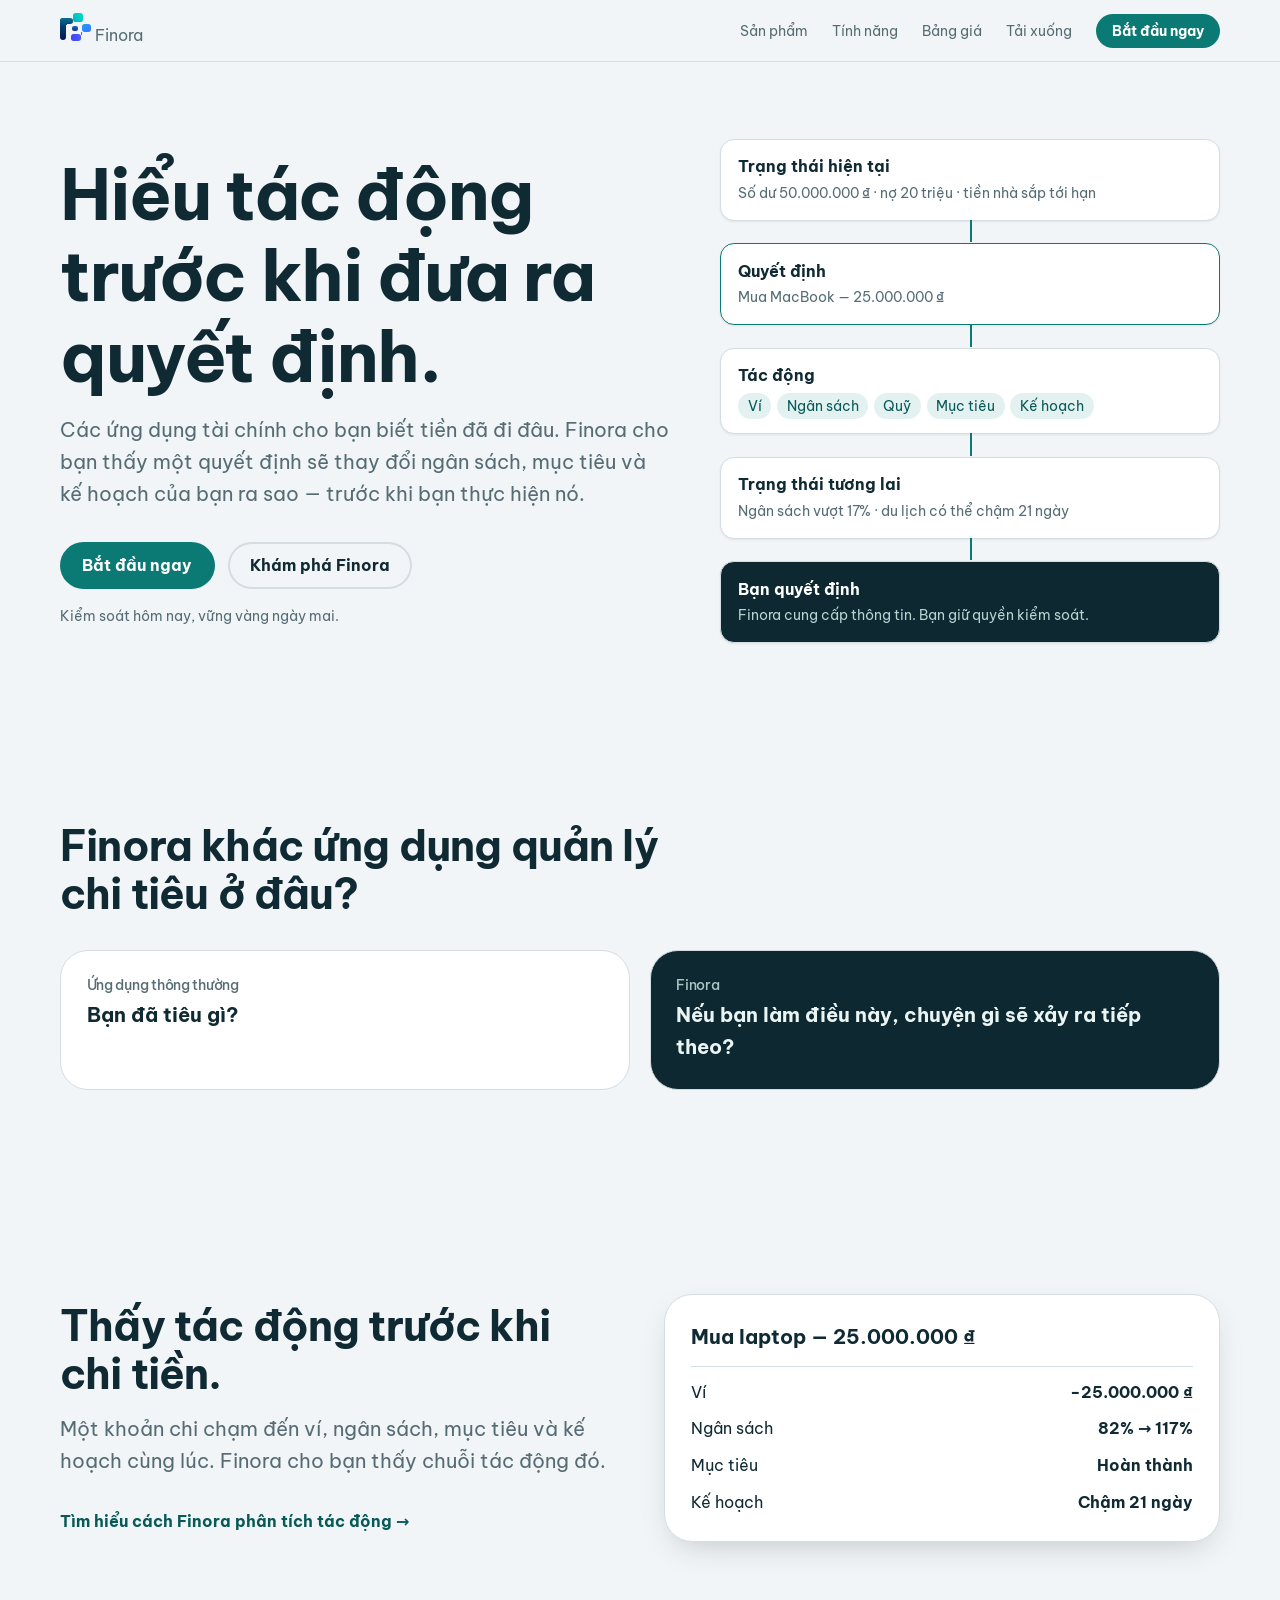
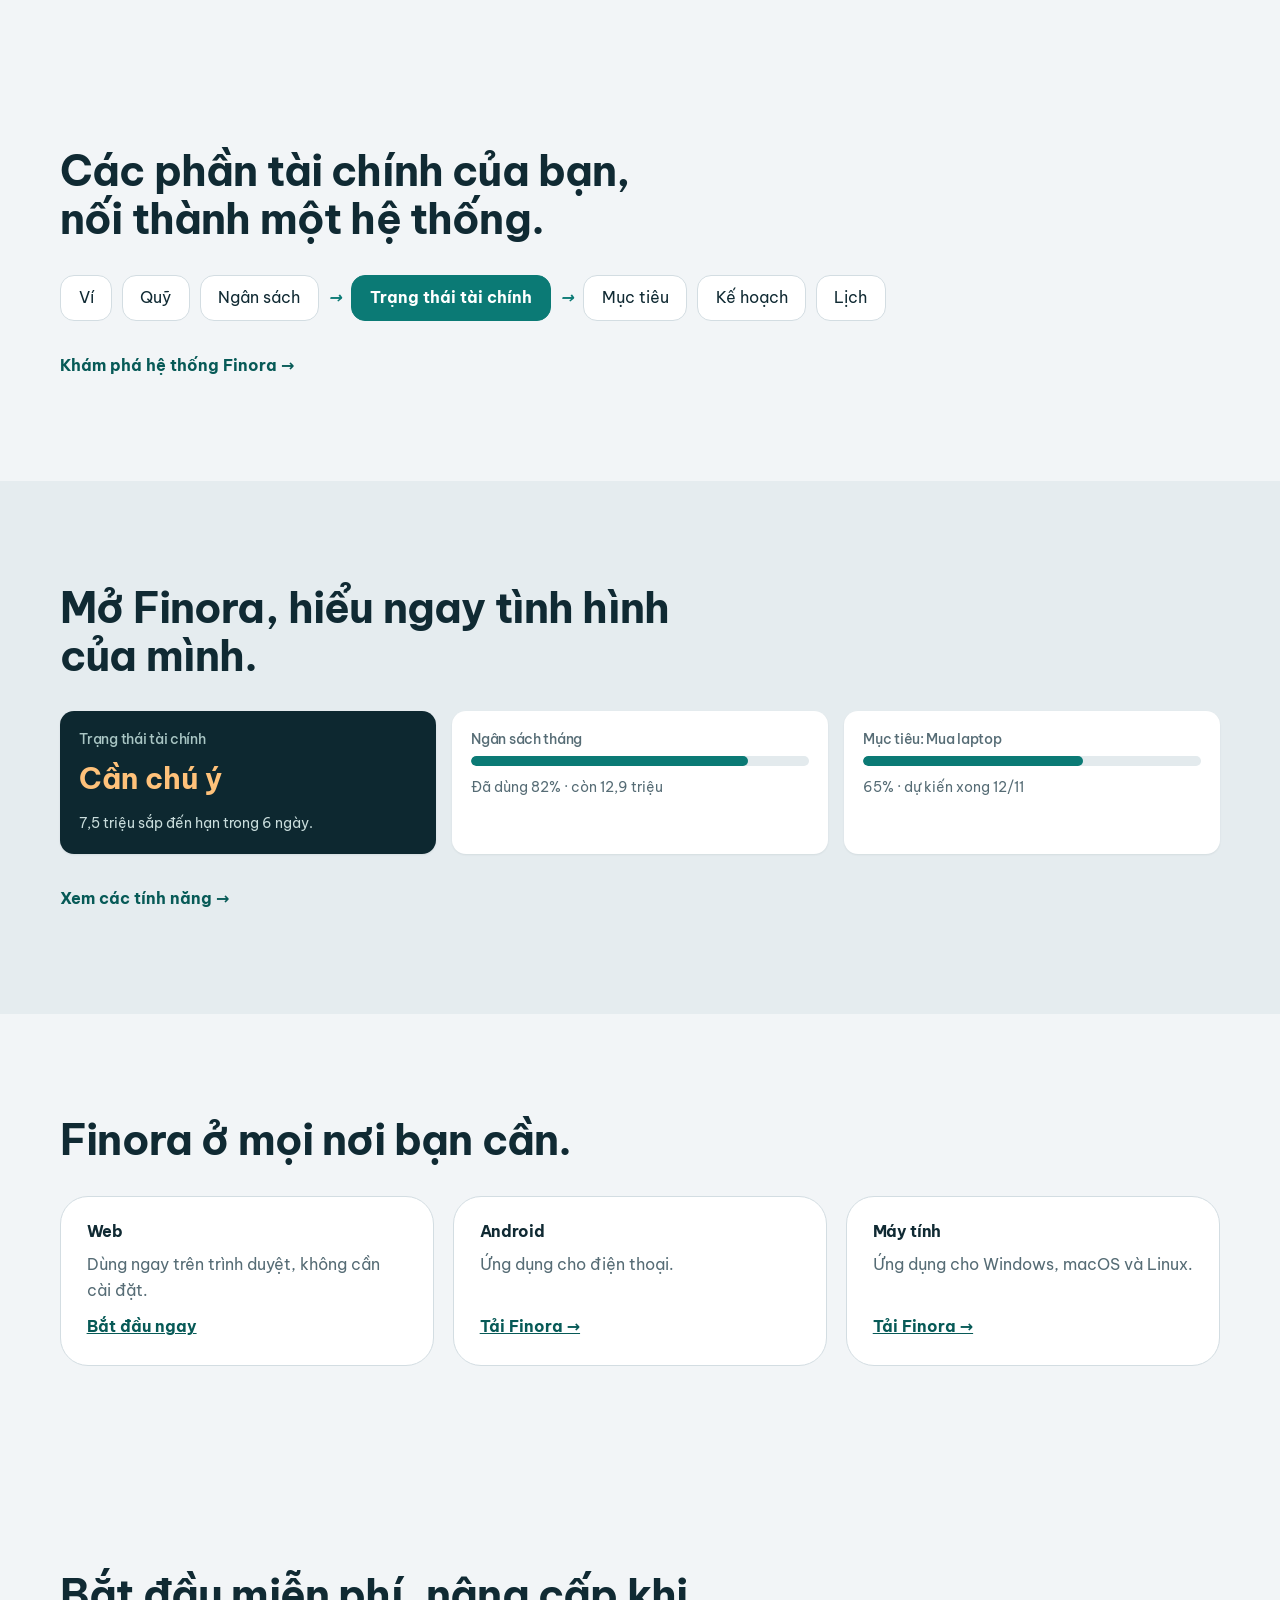
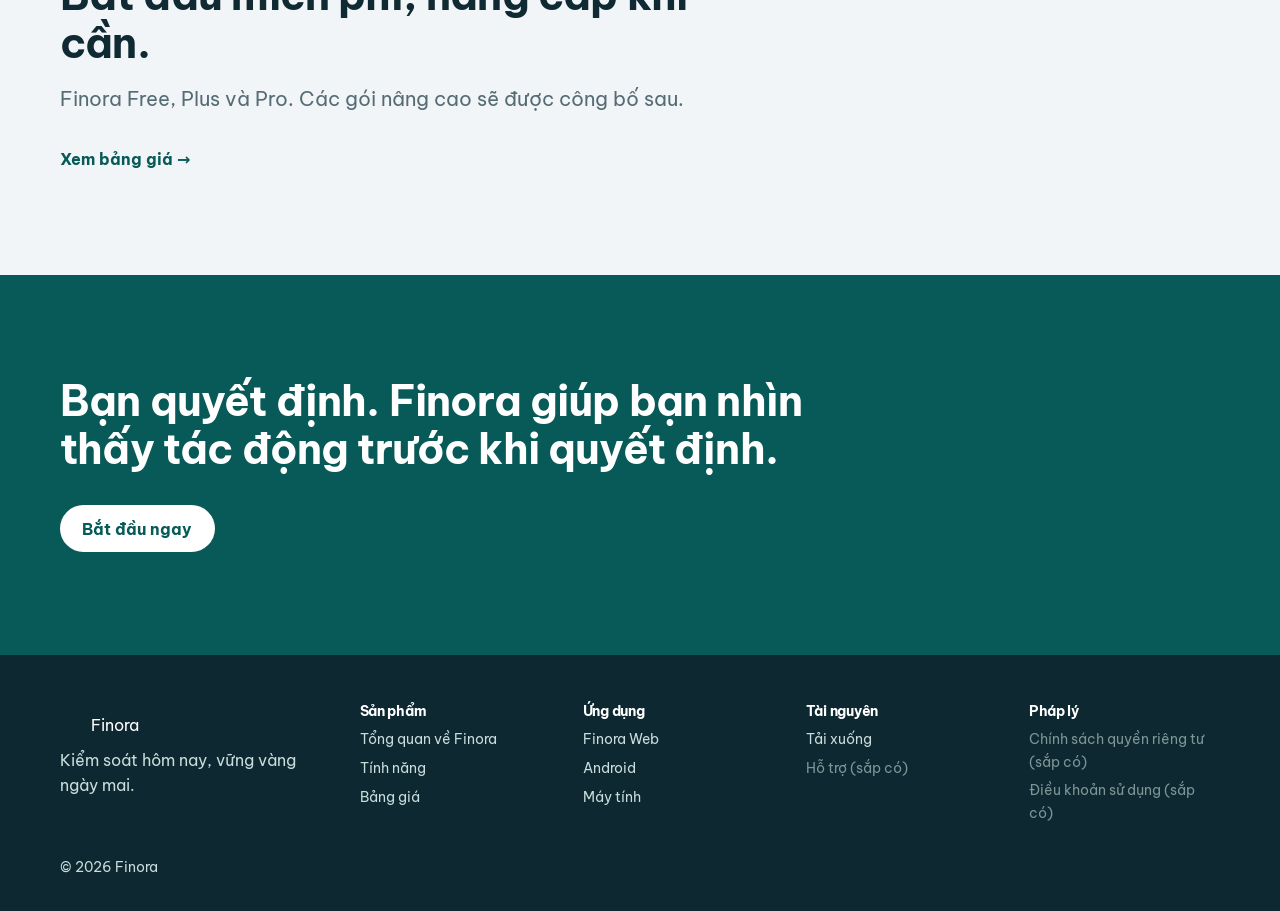
<file: index.html>
<!DOCTYPE html>
<html lang="vi">
<head>
<meta charset="utf-8">
<meta name="viewport" content="width=device-width, initial-scale=1">
<title>Finora — Hiểu tác động trước khi đưa ra quyết định tài chính</title>
<meta name="description" content="Finora kết nối ví, ngân sách, quỹ, mục tiêu và kế hoạch để bạn thấy tác động của một quyết định tài chính trước khi thực hiện.">
<meta property="og:title" content="Finora — Hiểu tác động trước khi đưa ra quyết định tài chính">
<meta property="og:description" content="Finora kết nối ví, ngân sách, quỹ, mục tiêu và kế hoạch để bạn thấy tác động của một quyết định tài chính trước khi thực hiện.">
<meta property="og:type" content="website">
<meta property="og:image" content="assets/images/og-image.svg">
<link rel="icon" href="assets/logos/finoraLogo.svg" type="image/svg+xml">
<link rel="preconnect" href="https://fonts.googleapis.com">
<link rel="preconnect" href="https://fonts.gstatic.com" crossorigin>
<link href="https://fonts.googleapis.com/css2?family=Be+Vietnam+Pro:wght@400;500;700&display=swap" rel="stylesheet">
<link rel="stylesheet" href="css/style.css">
<link rel="stylesheet" href="css/components.css">
<link rel="stylesheet" href="css/responsive.css">
</head>
<body>
<a class="skip" href="#noi-dung">Bỏ qua điều hướng</a>
<header class="top">
  <nav class="wrap nav" aria-label="Điều hướng chính">
    <a class="logo" href="index.html" aria-label="Finora — trang chủ">
      <span class="logo-mark" aria-hidden="true">
        <i class="bar"></i>
        <i class="sq1"></i>
        <i class="sq2"></i>
        <i class="sq3"></i>
        <i class="sq4"></i>
        <i class="neck"></i>
      </span>
      Finora
    </a>
    <button class="nav-toggle" aria-expanded="false" aria-controls="menu">Menu</button>
    <ul id="menu" class="menu"><li><a href="product.html">Sản phẩm</a></li><li><a href="features.html">Tính năng</a></li><li><a href="pricing.html">Bảng giá</a></li><li><a href="download.html">Tải xuống</a></li><li><a class="btn btn-sm" href="#" data-app-link>Bắt đầu ngay</a></li></ul>
  </nav>
</header>
<main id="noi-dung">
<section class="hero wrap">
  <div class="hero-copy">
    <h1>Hiểu tác động trước khi đưa ra quyết định.</h1>
    <p class="lead">Các ứng dụng tài chính cho bạn biết tiền đã đi đâu. Finora cho bạn thấy một quyết định sẽ thay đổi ngân sách, mục tiêu và kế hoạch của bạn ra sao — trước khi bạn thực hiện nó.</p>
    <div class="cta-row"><a class="btn" href="#" data-app-link>Bắt đầu ngay</a><a class="btn btn-ghost" href="product.html">Khám phá Finora</a></div>
    <p class="note">Kiểm soát hôm nay, vững vàng ngày mai.</p>
  </div>
  <ol class="flow" aria-label="Luồng hoạt động của Finora">
    <li style="--i:0"><b>Trạng thái hiện tại</b><span>Số dư 50.000.000 ₫ · nợ 20 triệu · tiền nhà sắp tới hạn</span></li>
    <li style="--i:1" class="flow-decision"><b>Quyết định</b><span>Mua MacBook — 25.000.000 ₫</span></li>
    <li style="--i:2"><b>Tác động</b><span class="chips"><i>Ví</i><i>Ngân sách</i><i>Quỹ</i><i>Mục tiêu</i><i>Kế hoạch</i></span></li>
    <li style="--i:3"><b>Trạng thái tương lai</b><span>Ngân sách vượt 17% · du lịch có thể chậm 21 ngày</span></li>
    <li style="--i:4" class="flow-you"><b>Bạn quyết định</b><span>Finora cung cấp thông tin. Bạn giữ quyền kiểm soát.</span></li>
  </ol>
</section>
<section class="wrap" aria-labelledby="t-vs"><h2 id="t-vs">Finora khác ứng dụng quản lý chi tiêu ở đâu?</h2>
<div class="vs"><article><h3>Ứng dụng thông thường</h3><p>Bạn đã tiêu gì?</p></article><article><h3>Finora</h3><p>Nếu bạn làm điều này, chuyện gì sẽ xảy ra tiếp theo?</p></article></div></section>
<section class="wrap preview" aria-labelledby="t-imp"><div><h2 id="t-imp">Thấy tác động trước khi chi tiền.</h2><p class="lead">Một khoản chi chạm đến ví, ngân sách, mục tiêu và kế hoạch cùng lúc. Finora cho bạn thấy chuỗi tác động đó.</p><a class="more" href="product.html">Tìm hiểu cách Finora phân tích tác động →</a></div>
<div class="sheet"><div class="head">Mua laptop — 25.000.000 ₫</div><ul class="rows"><li>Ví <b>−25.000.000 ₫</b></li><li>Ngân sách <b>82% → 117%</b></li><li>Mục tiêu <b>Hoàn thành</b></li><li>Kế hoạch <b>Chậm 21 ngày</b></li></ul></div></section>
<section class="wrap" aria-labelledby="t-sys"><h2 id="t-sys">Các phần tài chính của bạn, nối thành một hệ thống.</h2>
<div class="mini"><span>Ví</span><span>Quỹ</span><span>Ngân sách</span><i class="arr" aria-hidden="true">→</i><strong>Trạng thái tài chính</strong><i class="arr" aria-hidden="true">→</i><span>Mục tiêu</span><span>Kế hoạch</span><span>Lịch</span></div>
<a class="more" href="product.html">Khám phá hệ thống Finora →</a></section>
<section class="center" aria-labelledby="t-ui"><div class="wrap"><h2 id="t-ui">Mở Finora, hiểu ngay tình hình của mình.</h2>
<div class="dash"><article class="card state"><h3>Trạng thái tài chính</h3><strong>Cần chú ý</strong><p>7,5 triệu sắp đến hạn trong 6 ngày.</p></article><article class="card"><h3>Ngân sách tháng</h3><div class="meter"><i style="--w:82%"></i></div><p>Đã dùng 82% · còn 12,9 triệu</p></article><article class="card"><h3>Mục tiêu: Mua laptop</h3><div class="meter"><i style="--w:65%"></i></div><p>65% · dự kiến xong 12/11</p></article></div>
<a class="more" href="features.html">Xem các tính năng →</a></div></section>
<section class="wrap" aria-labelledby="t-plat"><h2 id="t-plat">Finora ở mọi nơi bạn cần.</h2>
<div class="platforms"><article><h3>Web</h3><p>Dùng ngay trên trình duyệt, không cần cài đặt.</p><a href="#" data-app-link>Bắt đầu ngay</a></article><article><h3>Android</h3><p>Ứng dụng cho điện thoại.</p><a href="download.html">Tải Finora →</a></article><article><h3>Máy tính</h3><p>Ứng dụng cho Windows, macOS và Linux.</p><a href="download.html">Tải Finora →</a></article></div></section>
<section class="wrap" aria-labelledby="t-pr"><h2 id="t-pr">Bắt đầu miễn phí, nâng cấp khi cần.</h2><p class="lead">Finora Free, Plus và Pro. Các gói nâng cao sẽ được công bố sau.</p><a class="more" href="pricing.html">Xem bảng giá →</a></section>
<section class="final" aria-labelledby="t-final"><div class="wrap"><h2 id="t-final">Bạn quyết định. Finora giúp bạn nhìn thấy tác động trước khi quyết định.</h2><p class="cta-row"><a class="btn" style="background:#fff;color:var(--color-primary-dark)" href="#" data-app-link>Bắt đầu ngay</a></p></div></section>
</main>
<footer class="site-foot"><div class="wrap">
 <div class="foot-grid">
  <div><span class="logo" style="color:#fff"><span class="logo-mark" aria-hidden="true"></span>Finora</span><p style="margin-top:.6rem">Kiểm soát hôm nay, vững vàng ngày mai.</p></div>
  <nav aria-label="Sản phẩm"><h2>Sản phẩm</h2><ul><li><a href="product.html">Tổng quan về Finora</a></li><li><a href="features.html">Tính năng</a></li><li><a href="pricing.html">Bảng giá</a></li></ul></nav>
  <nav aria-label="Ứng dụng"><h2>Ứng dụng</h2><ul><li><a href="#" data-app-link>Finora Web</a></li><li><a href="download.html">Android</a></li><li><a href="download.html">Máy tính</a></li></ul></nav>
  <nav aria-label="Tài nguyên"><h2>Tài nguyên</h2><ul><li><a href="download.html">Tải xuống</a></li><li><span class="soon">Hỗ trợ (sắp có)</span></li></ul></nav>
  <nav aria-label="Pháp lý"><h2>Pháp lý</h2><ul><li><span class="soon">Chính sách quyền riêng tư (sắp có)</span></li><li><span class="soon">Điều khoản sử dụng (sắp có)</span></li></ul></nav>
 </div>
 <p class="copy">© 2026 Finora</p>
</div></footer>
<script src="js/config.js"></script>
<script src="js/navigation.js"></script>
<script src="js/main.js"></script>
</body>
</html>
</file>
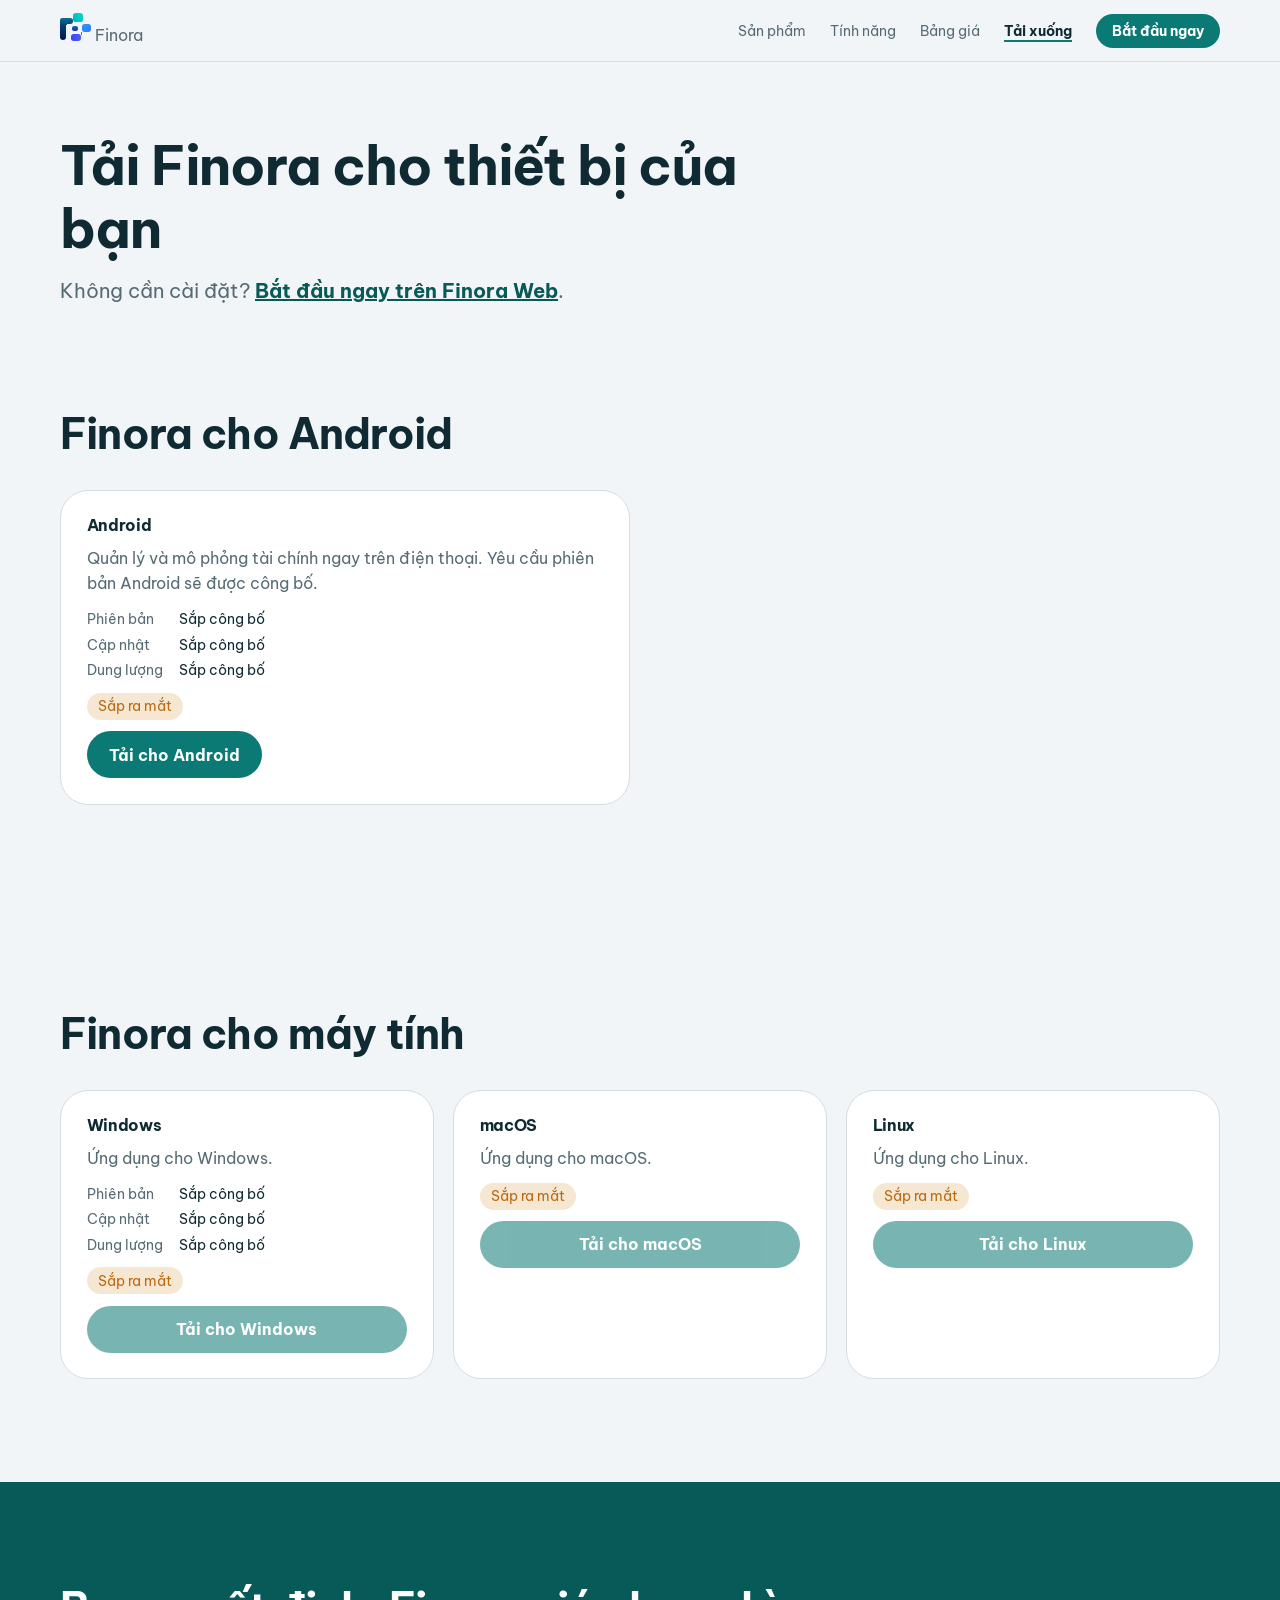
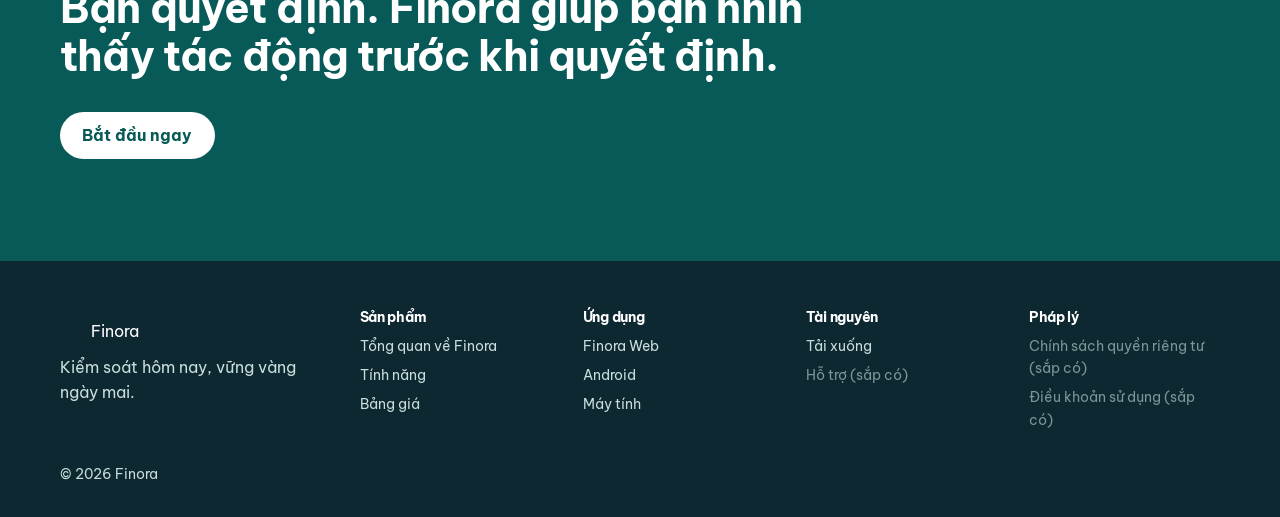
<file: download.html>
<!DOCTYPE html>
<html lang="vi">
<head>
<meta charset="utf-8">
<meta name="viewport" content="width=device-width, initial-scale=1">
<title>Tải xuống — Finora cho Android và máy tính</title>
<meta name="description" content="Ứng dụng Finora cho Android và máy tính. Hiện đang chuẩn bị ra mắt.">
<meta property="og:title" content="Tải xuống — Finora cho Android và máy tính">
<meta property="og:description" content="Ứng dụng Finora cho Android và máy tính. Hiện đang chuẩn bị ra mắt.">
<meta property="og:type" content="website">
<meta property="og:image" content="assets/images/og-image.svg">
<link rel="icon" href="assets/icons/favicon.svg" type="image/svg+xml">
<link rel="preconnect" href="https://fonts.googleapis.com">
<link rel="preconnect" href="https://fonts.gstatic.com" crossorigin>
<link href="https://fonts.googleapis.com/css2?family=Be+Vietnam+Pro:wght@400;500;700&display=swap" rel="stylesheet">
<link rel="stylesheet" href="css/style.css">
<link rel="stylesheet" href="css/components.css">
<link rel="stylesheet" href="css/responsive.css">
</head>
<body>
<a class="skip" href="#noi-dung">Bỏ qua điều hướng</a>
<header class="top">
  <nav class="wrap nav" aria-label="Điều hướng chính">
    <a class="logo" href="index.html" aria-label="Finora — trang chủ">
      <span class="logo-mark" aria-hidden="true">
        <i class="bar"></i>
        <i class="sq1"></i>
        <i class="sq2"></i>
        <i class="sq3"></i>
        <i class="sq4"></i>
        <i class="neck"></i>
      </span>
      Finora
    </a>
    <button class="nav-toggle" aria-expanded="false" aria-controls="menu">Menu</button>
    <ul id="menu" class="menu"><li><a href="product.html">Sản phẩm</a></li><li><a href="features.html">Tính năng</a></li><li><a href="pricing.html">Bảng giá</a></li><li><a href="download.html" aria-current="page">Tải xuống</a></li><li><a class="btn btn-sm" href="#" data-app-link>Bắt đầu ngay</a></li></ul>
  </nav>
</header>
<main id="noi-dung">
<section class="wrap page-hero"><h1>Tải Finora cho thiết bị của bạn</h1><p class="lead">Không cần cài đặt? <a href="#" data-app-link style="color:var(--color-primary-dark);font-weight:700">Bắt đầu ngay trên Finora Web</a>.</p></section><section class="wrap" aria-labelledby="t-and"><h2 id="t-and">Finora cho Android</h2><div class="dl-grid two"><article class="dl-card"><h3>Android</h3><p>Quản lý và mô phỏng tài chính ngay trên điện thoại. Yêu cầu phiên bản Android sẽ được công bố.</p><dl class="spec"><dt>Phiên bản</dt><dd>Sắp công bố</dd><dt>Cập nhật</dt><dd>Sắp công bố</dd><dt>Dung lượng</dt><dd>Sắp công bố</dd></dl><span class="badge">Sắp ra mắt</span><a href="https://github.com/FinoraAppHQ/Release_App_Finora/releases/download/v1.0.0/Finora-V1.0.0.apk" style="text-decoration: none;"><button class="btn">Tải cho Android</button></a></article></div></section><section class="wrap" aria-labelledby="t-pc"><h2 id="t-pc">Finora cho máy tính</h2><div class="dl-grid"><article class="dl-card"><h3>Windows</h3><p>Ứng dụng cho Windows.</p><dl class="spec"><dt>Phiên bản</dt><dd>Sắp công bố</dd><dt>Cập nhật</dt><dd>Sắp công bố</dd><dt>Dung lượng</dt><dd>Sắp công bố</dd></dl><span class="badge">Sắp ra mắt</span><button class="btn" disabled>Tải cho Windows</button></article><article class="dl-card"><h3>macOS</h3><p>Ứng dụng cho macOS.</p><span class="badge">Sắp ra mắt</span><button class="btn" disabled>Tải cho macOS</button></article><article class="dl-card"><h3>Linux</h3><p>Ứng dụng cho Linux.</p><span class="badge">Sắp ra mắt</span><button class="btn" disabled>Tải cho Linux</button></article></div></section><section class="final" aria-labelledby="t-final"><div class="wrap"><h2 id="t-final">Bạn quyết định. Finora giúp bạn nhìn thấy tác động trước khi quyết định.</h2><p class="cta-row"><a class="btn" style="background:#fff;color:var(--color-primary-dark)" href="#" data-app-link>Bắt đầu ngay</a></p></div></section>
</main>
<footer class="site-foot"><div class="wrap">
 <div class="foot-grid">
  <div><span class="logo" style="color:#fff"><span class="logo-mark" aria-hidden="true"></span>Finora</span><p style="margin-top:.6rem">Kiểm soát hôm nay, vững vàng ngày mai.</p></div>
  <nav aria-label="Sản phẩm"><h2>Sản phẩm</h2><ul><li><a href="product.html">Tổng quan về Finora</a></li><li><a href="features.html">Tính năng</a></li><li><a href="pricing.html">Bảng giá</a></li></ul></nav>
  <nav aria-label="Ứng dụng"><h2>Ứng dụng</h2><ul><li><a href="#" data-app-link>Finora Web</a></li><li><a href="download.html">Android</a></li><li><a href="download.html">Máy tính</a></li></ul></nav>
  <nav aria-label="Tài nguyên"><h2>Tài nguyên</h2><ul><li><a href="download.html">Tải xuống</a></li><li><span class="soon">Hỗ trợ (sắp có)</span></li></ul></nav>
  <nav aria-label="Pháp lý"><h2>Pháp lý</h2><ul><li><span class="soon">Chính sách quyền riêng tư (sắp có)</span></li><li><span class="soon">Điều khoản sử dụng (sắp có)</span></li></ul></nav>
 </div>
 <p class="copy">© 2026 Finora</p>
</div></footer>
<script src="js/config.js"></script>
<script src="js/navigation.js"></script>
<script src="js/main.js"></script>
</body>
</html>
</file>
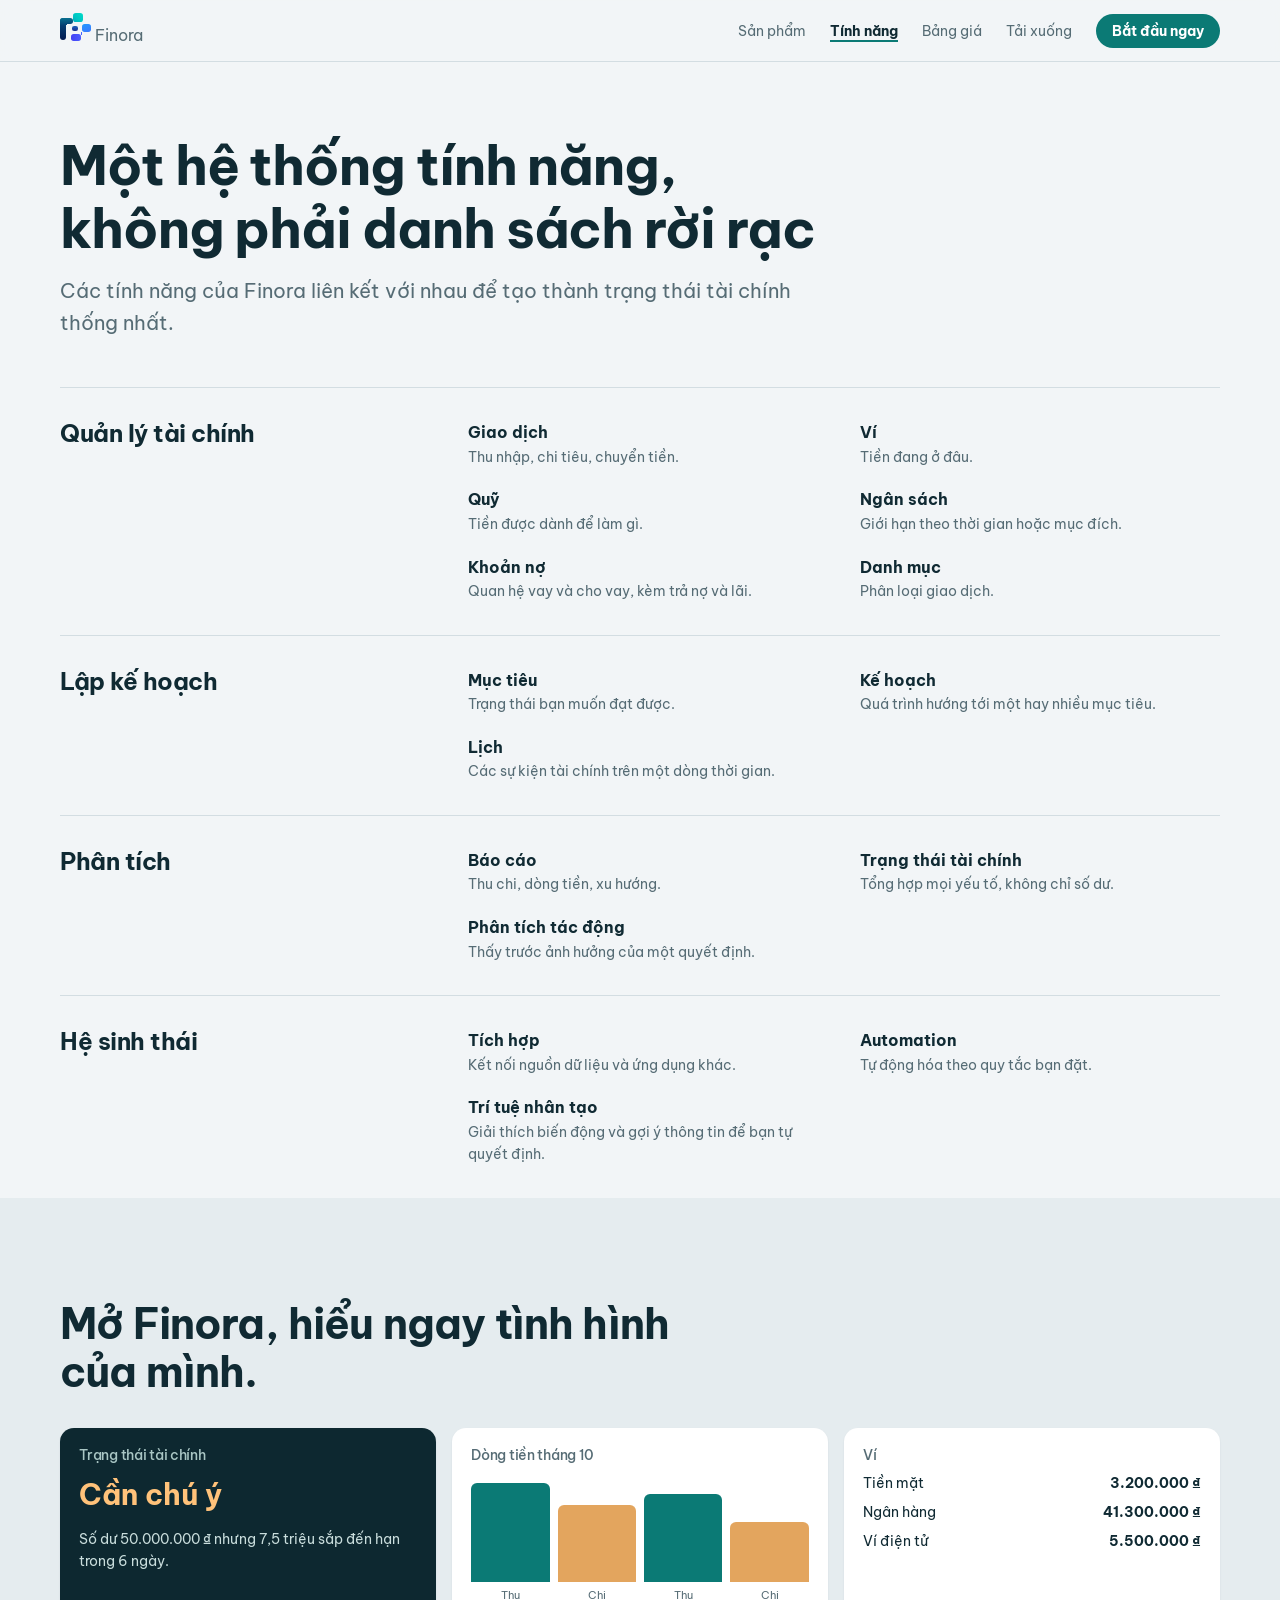
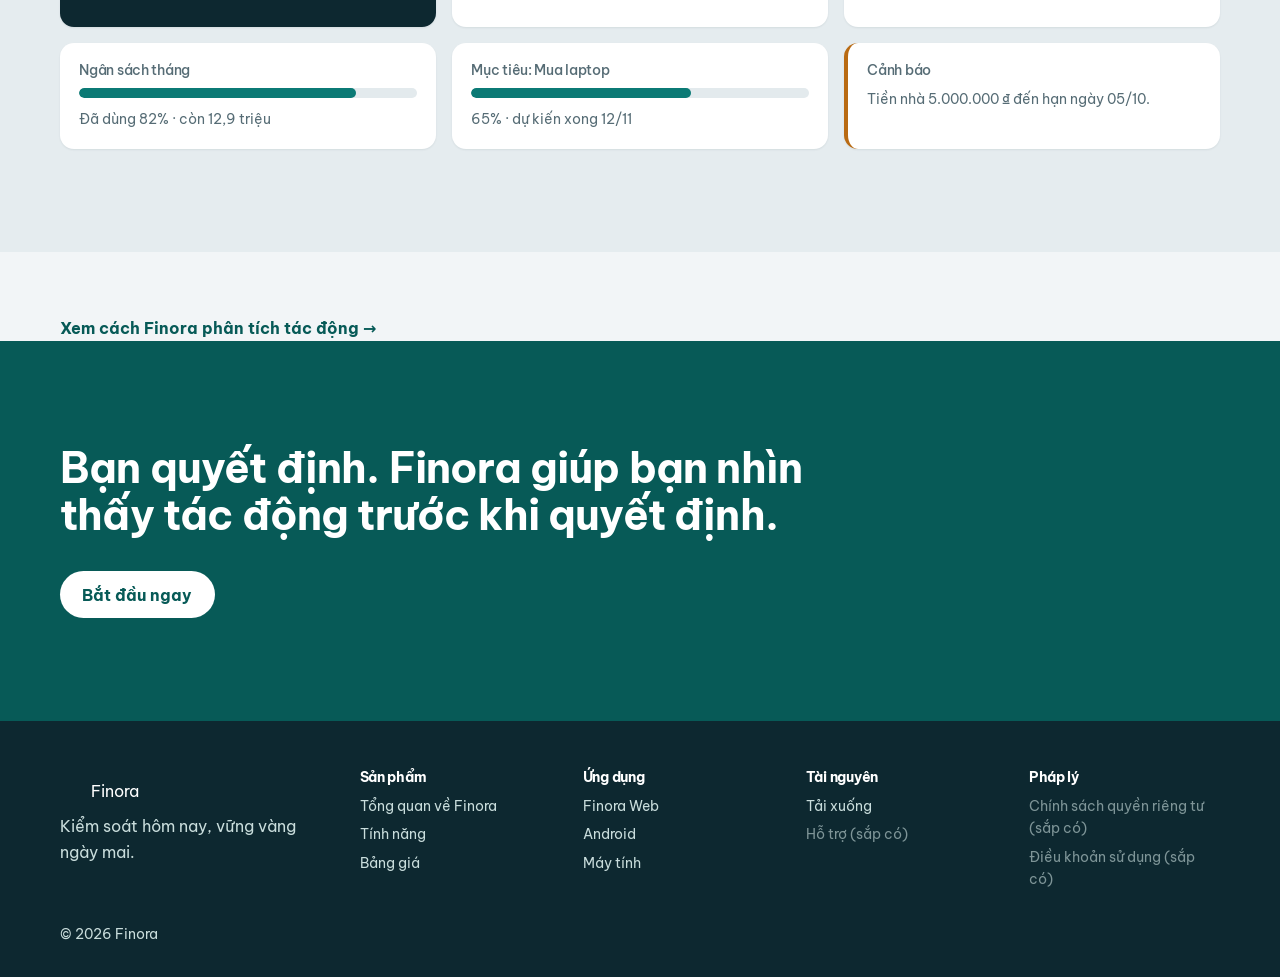
<file: features.html>
<!DOCTYPE html>
<html lang="vi">
<head>
<meta charset="utf-8">
<meta name="viewport" content="width=device-width, initial-scale=1">
<title>Tính năng — Finora</title>
<meta name="description" content="Giao dịch, ví, quỹ, ngân sách, khoản nợ, mục tiêu, kế hoạch, lịch, báo cáo và phân tích tác động trong một hệ thống.">
<meta property="og:title" content="Tính năng — Finora">
<meta property="og:description" content="Giao dịch, ví, quỹ, ngân sách, khoản nợ, mục tiêu, kế hoạch, lịch, báo cáo và phân tích tác động trong một hệ thống.">
<meta property="og:type" content="website">
<meta property="og:image" content="assets/images/og-image.svg">
<link rel="icon" href="assets/icons/favicon.svg" type="image/svg+xml">
<link rel="preconnect" href="https://fonts.googleapis.com">
<link rel="preconnect" href="https://fonts.gstatic.com" crossorigin>
<link href="https://fonts.googleapis.com/css2?family=Be+Vietnam+Pro:wght@400;500;700&display=swap" rel="stylesheet">
<link rel="stylesheet" href="css/style.css">
<link rel="stylesheet" href="css/components.css">
<link rel="stylesheet" href="css/responsive.css">
</head>
<body>
<a class="skip" href="#noi-dung">Bỏ qua điều hướng</a>
<header class="top">
  <nav class="wrap nav" aria-label="Điều hướng chính">
    <a class="logo" href="index.html" aria-label="Finora — trang chủ">
      <span class="logo-mark" aria-hidden="true">
        <i class="bar"></i>
        <i class="sq1"></i>
        <i class="sq2"></i>
        <i class="sq3"></i>
        <i class="sq4"></i>
        <i class="neck"></i>
      </span>
      Finora
    </a>
    <button class="nav-toggle" aria-expanded="false" aria-controls="menu">Menu</button>
    <ul id="menu" class="menu"><li><a href="product.html">Sản phẩm</a></li><li><a href="features.html" aria-current="page">Tính năng</a></li><li><a href="pricing.html">Bảng giá</a></li><li><a href="download.html">Tải xuống</a></li><li><a class="btn btn-sm" href="#" data-app-link>Bắt đầu ngay</a></li></ul>
  </nav>
</header>
<main id="noi-dung">
<section class="wrap page-hero"><h1>Một hệ thống tính năng, không phải danh sách rời rạc</h1><p class="lead">Các tính năng của Finora liên kết với nhau để tạo thành trạng thái tài chính thống nhất.</p></section><div class="wrap" style="padding-top:3rem"><section class="group" style="padding-block:2rem"><h2 style="font-size:1.5rem">Quản lý tài chính</h2><dl><div><dt>Giao dịch</dt><dd>Thu nhập, chi tiêu, chuyển tiền.</dd></div><div><dt>Ví</dt><dd>Tiền đang ở đâu.</dd></div><div><dt>Quỹ</dt><dd>Tiền được dành để làm gì.</dd></div><div><dt>Ngân sách</dt><dd>Giới hạn theo thời gian hoặc mục đích.</dd></div><div><dt>Khoản nợ</dt><dd>Quan hệ vay và cho vay, kèm trả nợ và lãi.</dd></div><div><dt>Danh mục</dt><dd>Phân loại giao dịch.</dd></div></dl></section><section class="group" style="padding-block:2rem"><h2 style="font-size:1.5rem">Lập kế hoạch</h2><dl><div><dt>Mục tiêu</dt><dd>Trạng thái bạn muốn đạt được.</dd></div><div><dt>Kế hoạch</dt><dd>Quá trình hướng tới một hay nhiều mục tiêu.</dd></div><div><dt>Lịch</dt><dd>Các sự kiện tài chính trên một dòng thời gian.</dd></div></dl></section><section class="group" style="padding-block:2rem"><h2 style="font-size:1.5rem">Phân tích</h2><dl><div><dt>Báo cáo</dt><dd>Thu chi, dòng tiền, xu hướng.</dd></div><div><dt>Trạng thái tài chính</dt><dd>Tổng hợp mọi yếu tố, không chỉ số dư.</dd></div><div><dt>Phân tích tác động</dt><dd>Thấy trước ảnh hưởng của một quyết định.</dd></div></dl></section><section class="group" style="padding-block:2rem"><h2 style="font-size:1.5rem">Hệ sinh thái</h2><dl><div><dt>Tích hợp</dt><dd>Kết nối nguồn dữ liệu và ứng dụng khác.</dd></div><div><dt>Automation</dt><dd>Tự động hóa theo quy tắc bạn đặt.</dd></div><div><dt>Trí tuệ nhân tạo</dt><dd>Giải thích biến động và gợi ý thông tin để bạn tự quyết định.</dd></div></dl></section></div><section id="tong-quan" class="center" aria-labelledby="t-center">
  <div class="wrap">
    <h2 id="t-center">Mở Finora, hiểu ngay tình hình của mình.</h2>
    <div class="dash">
      <article class="card state"><h3>Trạng thái tài chính</h3><strong>Cần chú ý</strong><p>Số dư 50.000.000 ₫ nhưng 7,5 triệu sắp đến hạn trong 6 ngày.</p></article>
      <article class="card"><h3>Dòng tiền tháng 10</h3>
        <div class="bars" role="img" aria-label="Biểu đồ dòng tiền: thu nhập 18 triệu, chi tiêu 14 triệu"><span style="--h:90%"><em>Thu</em></span><span style="--h:70%" class="out"><em>Chi</em></span><span style="--h:80%"><em>Thu</em></span><span style="--h:55%" class="out"><em>Chi</em></span></div></article>
      <article class="card"><h3>Ví</h3><ul class="rows"><li>Tiền mặt <b>3.200.000 ₫</b></li><li>Ngân hàng <b>41.300.000 ₫</b></li><li>Ví điện tử <b>5.500.000 ₫</b></li></ul></article>
      <article class="card"><h3>Ngân sách tháng</h3><div class="meter"><i style="--w:82%"></i></div><p>Đã dùng 82% · còn 12,9 triệu</p></article>
      <article class="card"><h3>Mục tiêu: Mua laptop</h3><div class="meter"><i style="--w:65%"></i></div><p>65% · dự kiến xong 12/11</p></article>
      <article class="card alert"><h3>Cảnh báo</h3><p>Tiền nhà 5.000.000 ₫ đến hạn ngày 05/10.</p></article>
    </div>
  </div>
</section><section class="wrap" style="padding-block:2rem 0"><a class="more" href="product.html">Xem cách Finora phân tích tác động →</a></section><section class="final" aria-labelledby="t-final"><div class="wrap"><h2 id="t-final">Bạn quyết định. Finora giúp bạn nhìn thấy tác động trước khi quyết định.</h2><p class="cta-row"><a class="btn" style="background:#fff;color:var(--color-primary-dark)" href="#" data-app-link>Bắt đầu ngay</a></p></div></section>
</main>
<footer class="site-foot"><div class="wrap">
 <div class="foot-grid">
  <div><span class="logo" style="color:#fff"><span class="logo-mark" aria-hidden="true"></span>Finora</span><p style="margin-top:.6rem">Kiểm soát hôm nay, vững vàng ngày mai.</p></div>
  <nav aria-label="Sản phẩm"><h2>Sản phẩm</h2><ul><li><a href="product.html">Tổng quan về Finora</a></li><li><a href="features.html">Tính năng</a></li><li><a href="pricing.html">Bảng giá</a></li></ul></nav>
  <nav aria-label="Ứng dụng"><h2>Ứng dụng</h2><ul><li><a href="#" data-app-link>Finora Web</a></li><li><a href="download.html">Android</a></li><li><a href="download.html">Máy tính</a></li></ul></nav>
  <nav aria-label="Tài nguyên"><h2>Tài nguyên</h2><ul><li><a href="download.html">Tải xuống</a></li><li><span class="soon">Hỗ trợ (sắp có)</span></li></ul></nav>
  <nav aria-label="Pháp lý"><h2>Pháp lý</h2><ul><li><span class="soon">Chính sách quyền riêng tư (sắp có)</span></li><li><span class="soon">Điều khoản sử dụng (sắp có)</span></li></ul></nav>
 </div>
 <p class="copy">© 2026 Finora</p>
</div></footer>
<script src="js/config.js"></script>
<script src="js/navigation.js"></script>
<script src="js/main.js"></script>
</body>
</html>
</file>
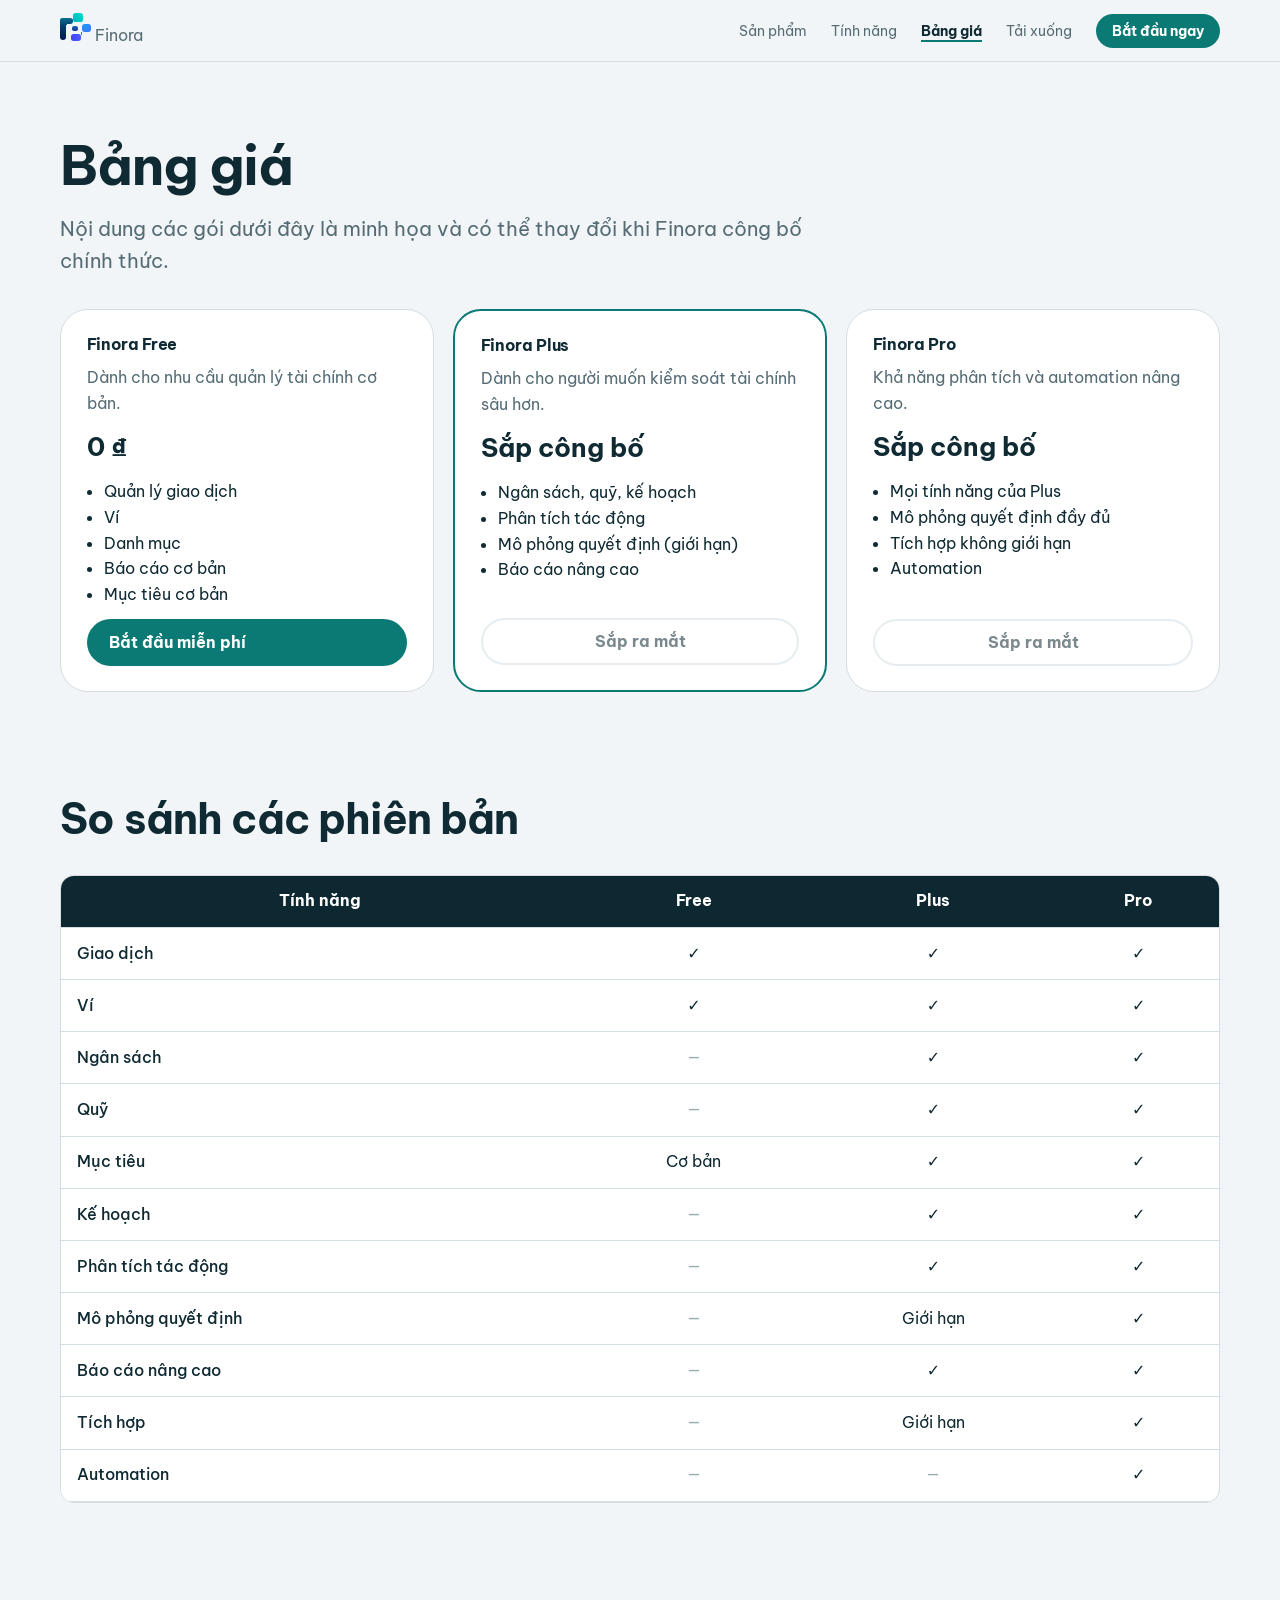
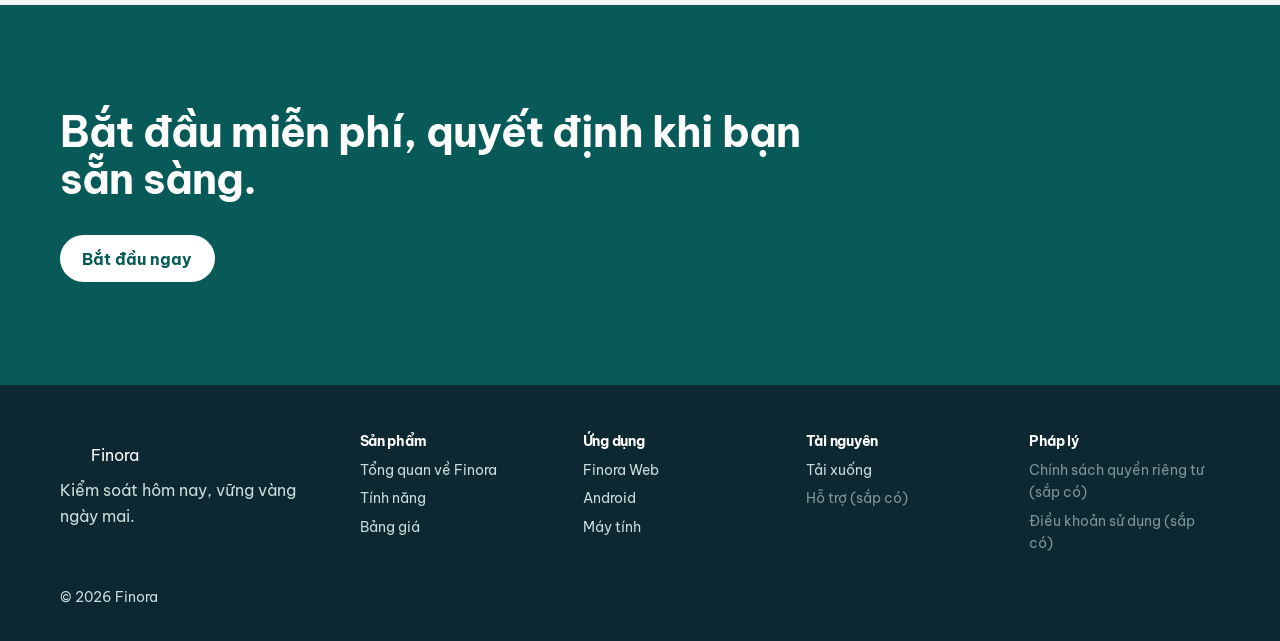
<file: pricing.html>
<!DOCTYPE html>
<html lang="vi">
<head>
<meta charset="utf-8">
<meta name="viewport" content="width=device-width, initial-scale=1">
<title>Bảng giá — Finora</title>
<meta name="description" content="So sánh các phiên bản Finora Free, Plus và Pro.">
<meta property="og:title" content="Bảng giá — Finora">
<meta property="og:description" content="So sánh các phiên bản Finora Free, Plus và Pro.">
<meta property="og:type" content="website">
<meta property="og:image" content="assets/images/og-image.svg">
<link rel="icon" href="assets/icons/favicon.svg" type="image/svg+xml">
<link rel="preconnect" href="https://fonts.googleapis.com">
<link rel="preconnect" href="https://fonts.gstatic.com" crossorigin>
<link href="https://fonts.googleapis.com/css2?family=Be+Vietnam+Pro:wght@400;500;700&display=swap" rel="stylesheet">
<link rel="stylesheet" href="css/style.css">
<link rel="stylesheet" href="css/components.css">
<link rel="stylesheet" href="css/responsive.css">
</head>
<body>
<a class="skip" href="#noi-dung">Bỏ qua điều hướng</a>
<header class="top">
  <nav class="wrap nav" aria-label="Điều hướng chính">
    <a class="logo" href="index.html" aria-label="Finora — trang chủ">
      <span class="logo-mark" aria-hidden="true">
        <i class="bar"></i>
        <i class="sq1"></i>
        <i class="sq2"></i>
        <i class="sq3"></i>
        <i class="sq4"></i>
        <i class="neck"></i>
      </span>
      Finora
    </a>
    <button class="nav-toggle" aria-expanded="false" aria-controls="menu">Menu</button>
    <ul id="menu" class="menu"><li><a href="product.html">Sản phẩm</a></li><li><a href="features.html">Tính năng</a></li><li><a href="pricing.html" aria-current="page">Bảng giá</a></li><li><a href="download.html">Tải xuống</a></li><li><a class="btn btn-sm" href="#" data-app-link>Bắt đầu ngay</a></li></ul>
  </nav>
</header>
<main id="noi-dung">
<section class="wrap page-hero"><h1>Bảng giá</h1><p class="lead">Nội dung các gói dưới đây là minh họa và có thể thay đổi khi Finora công bố chính thức.</p><div id="plans" class="plans"></div><noscript><p>Cần bật JavaScript để xem các gói.</p></noscript></section><section class="wrap" aria-labelledby="t-cmp"><h2 id="t-cmp">So sánh các phiên bản</h2><div class="table-wrap" role="region" aria-label="Bảng so sánh các phiên bản, có thể cuộn ngang" tabindex="0"><table id="compare"></table></div></section><section class="final" aria-labelledby="t-final"><div class="wrap"><h2 id="t-final">Bắt đầu miễn phí, quyết định khi bạn sẵn sàng.</h2><p class="cta-row"><a class="btn" style="background:#fff;color:var(--color-primary-dark)" href="#" data-app-link>Bắt đầu ngay</a></p></div></section>
</main>
<footer class="site-foot"><div class="wrap">
 <div class="foot-grid">
  <div><span class="logo" style="color:#fff"><span class="logo-mark" aria-hidden="true"></span>Finora</span><p style="margin-top:.6rem">Kiểm soát hôm nay, vững vàng ngày mai.</p></div>
  <nav aria-label="Sản phẩm"><h2>Sản phẩm</h2><ul><li><a href="product.html">Tổng quan về Finora</a></li><li><a href="features.html">Tính năng</a></li><li><a href="pricing.html">Bảng giá</a></li></ul></nav>
  <nav aria-label="Ứng dụng"><h2>Ứng dụng</h2><ul><li><a href="#" data-app-link>Finora Web</a></li><li><a href="download.html">Android</a></li><li><a href="download.html">Máy tính</a></li></ul></nav>
  <nav aria-label="Tài nguyên"><h2>Tài nguyên</h2><ul><li><a href="download.html">Tải xuống</a></li><li><span class="soon">Hỗ trợ (sắp có)</span></li></ul></nav>
  <nav aria-label="Pháp lý"><h2>Pháp lý</h2><ul><li><span class="soon">Chính sách quyền riêng tư (sắp có)</span></li><li><span class="soon">Điều khoản sử dụng (sắp có)</span></li></ul></nav>
 </div>
 <p class="copy">© 2026 Finora</p>
</div></footer>
<script src="js/config.js"></script>
<script src="js/navigation.js"></script>
<script src="js/pricing.js"></script>
<script src="js/main.js"></script>
</body>
</html>
</file>
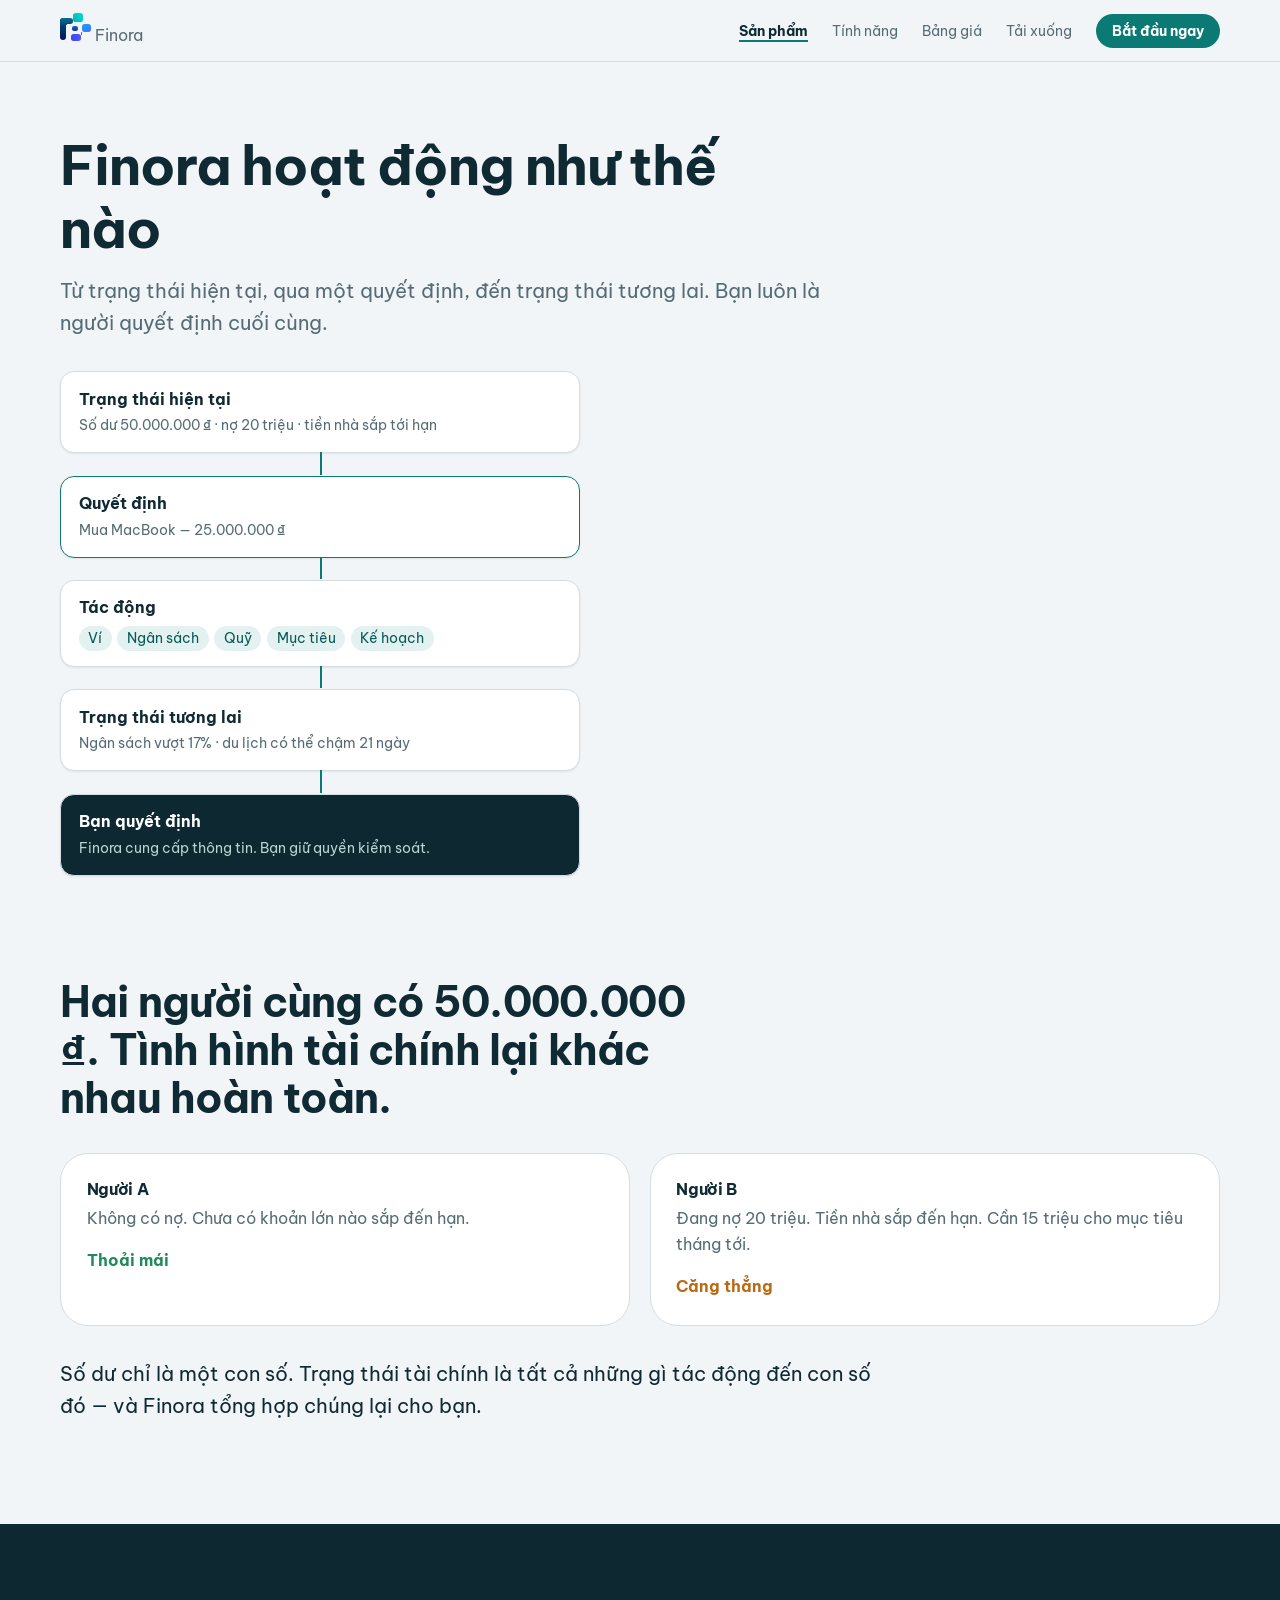
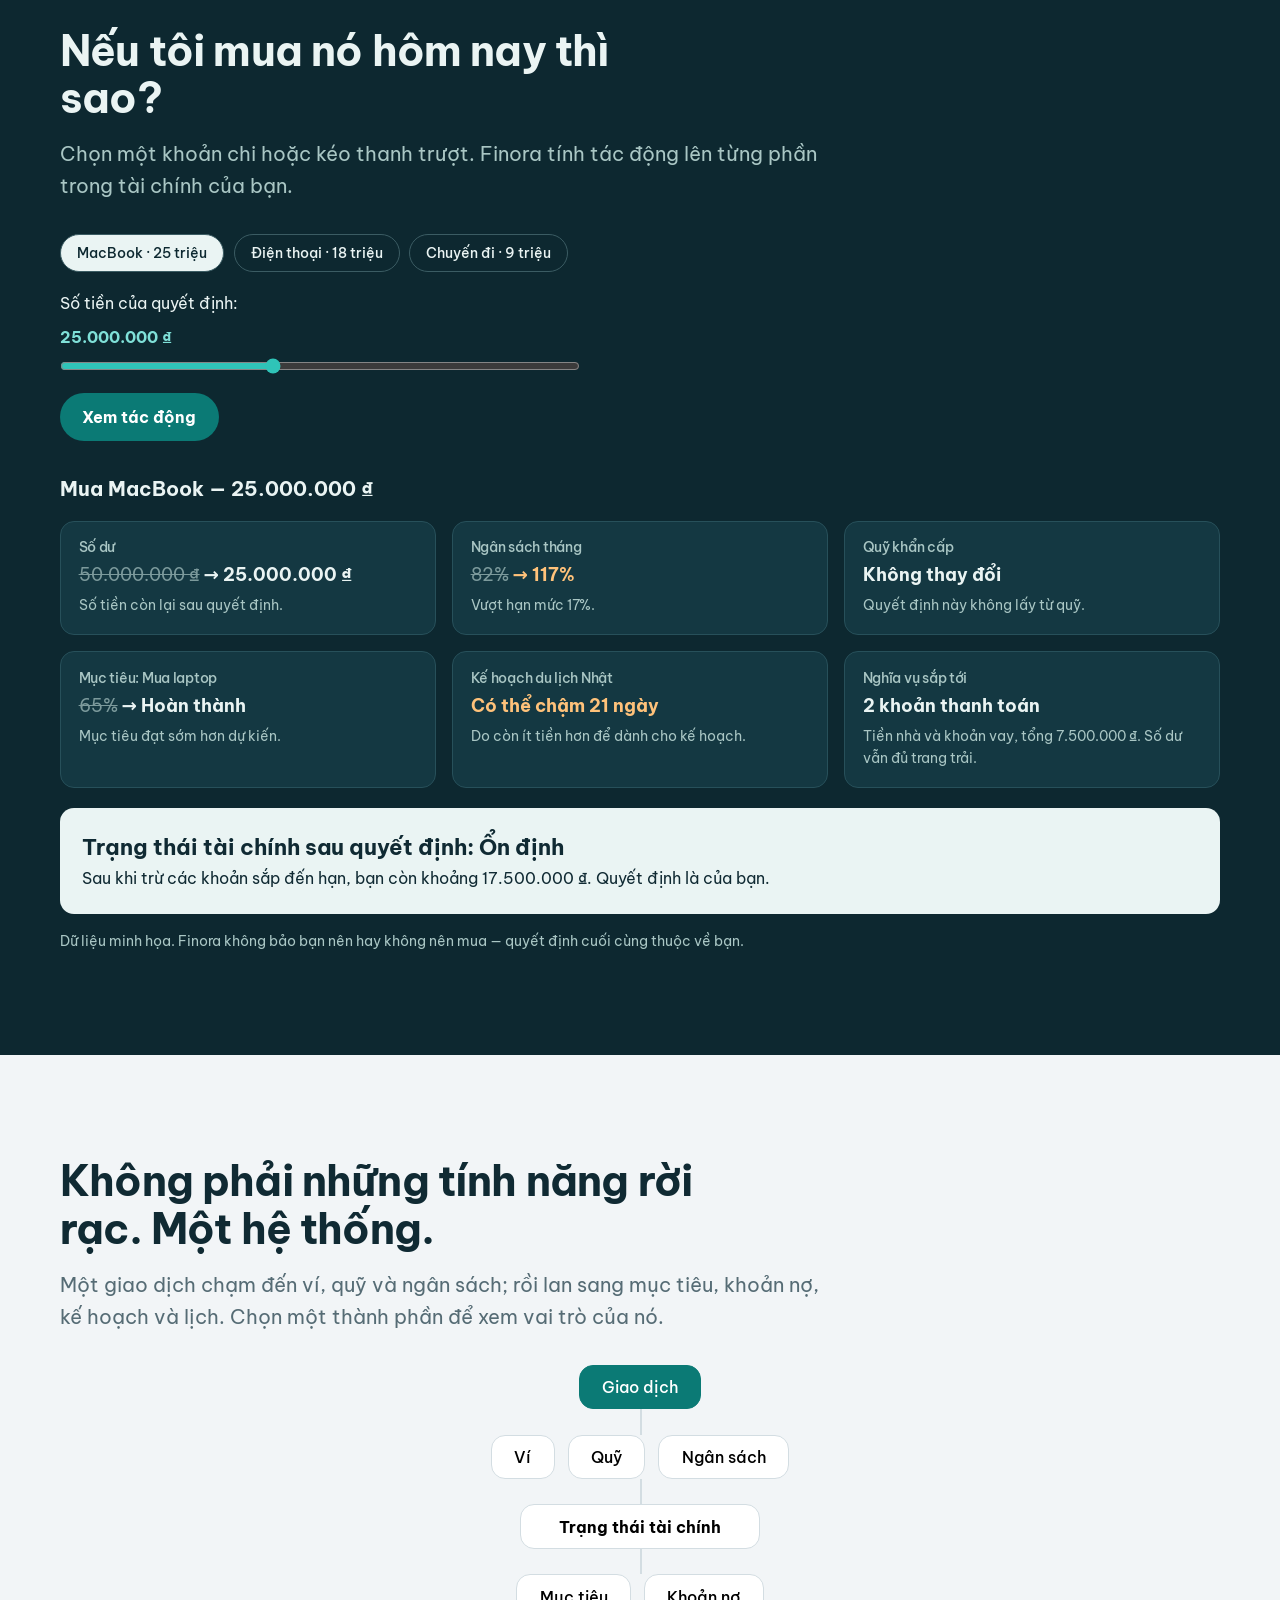
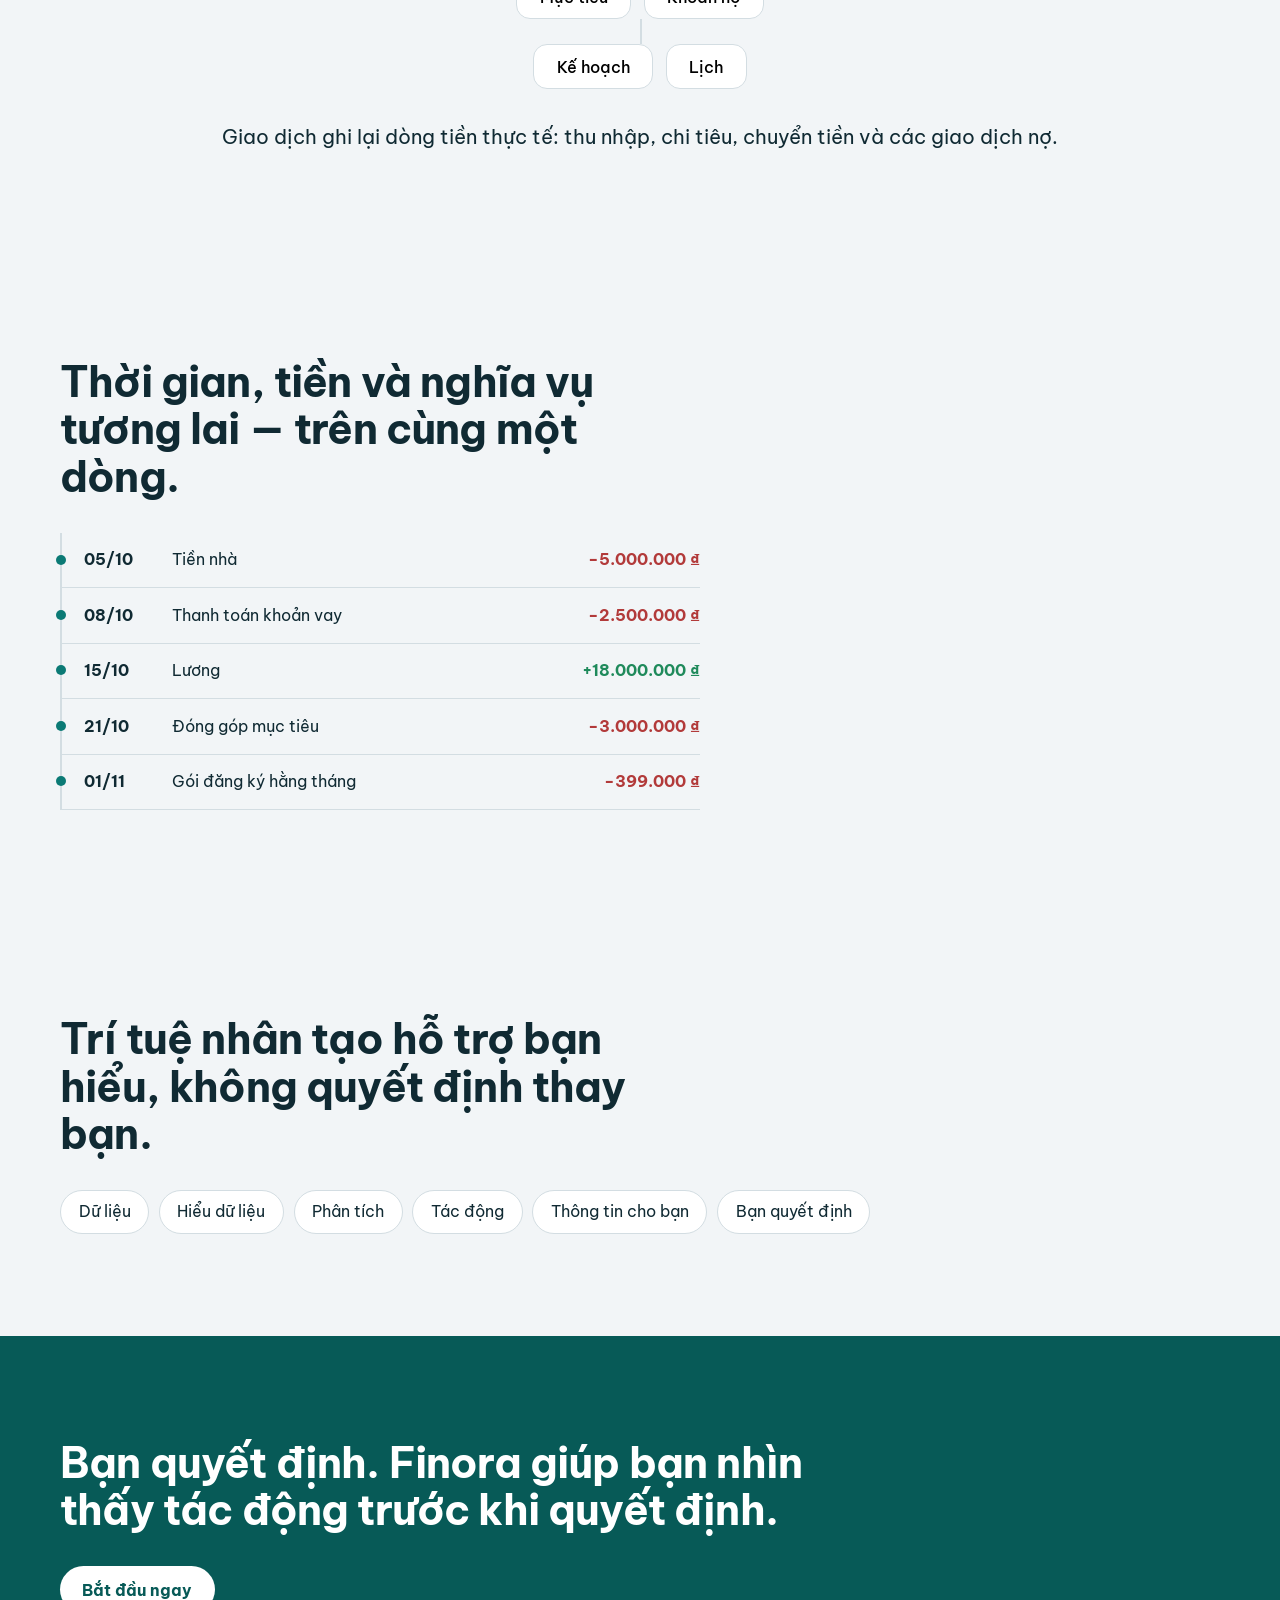
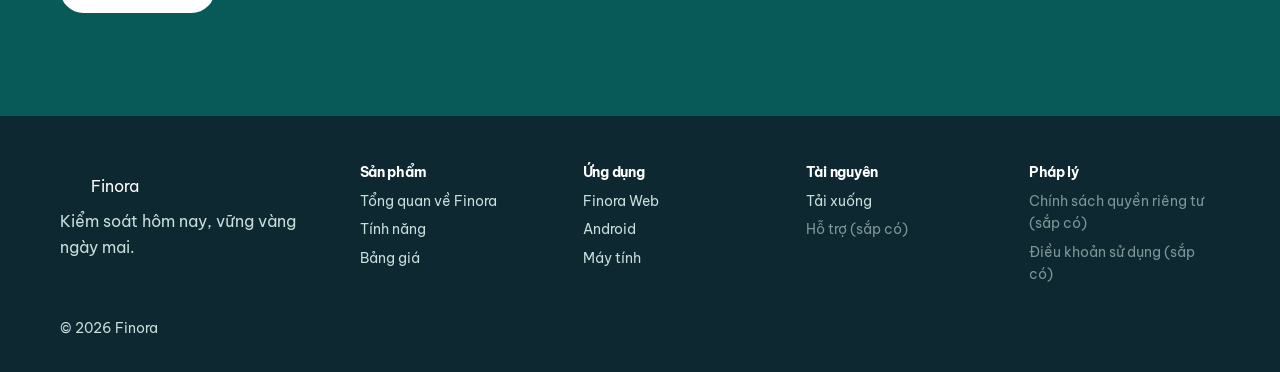
<file: product.html>
<!DOCTYPE html>
<html lang="vi">
<head>
<meta charset="utf-8">
<meta name="viewport" content="width=device-width, initial-scale=1">
<title>Sản phẩm — Finora hoạt động như thế nào</title>
<meta name="description" content="Trạng thái tài chính, phân tích tác động, mô phỏng quyết định và hệ thống tài chính kết nối của Finora.">
<meta property="og:title" content="Sản phẩm — Finora hoạt động như thế nào">
<meta property="og:description" content="Trạng thái tài chính, phân tích tác động, mô phỏng quyết định và hệ thống tài chính kết nối của Finora.">
<meta property="og:type" content="website">
<meta property="og:image" content="assets/images/og-image.svg">
<link rel="icon" href="assets/icons/favicon.svg" type="image/svg+xml">
<link rel="preconnect" href="https://fonts.googleapis.com">
<link rel="preconnect" href="https://fonts.gstatic.com" crossorigin>
<link href="https://fonts.googleapis.com/css2?family=Be+Vietnam+Pro:wght@400;500;700&display=swap" rel="stylesheet">
<link rel="stylesheet" href="css/style.css">
<link rel="stylesheet" href="css/components.css">
<link rel="stylesheet" href="css/responsive.css">
</head>
<body>
<a class="skip" href="#noi-dung">Bỏ qua điều hướng</a>
<header class="top">
  <nav class="wrap nav" aria-label="Điều hướng chính">
    <a class="logo" href="index.html" aria-label="Finora — trang chủ">
      <span class="logo-mark" aria-hidden="true">
        <i class="bar"></i>
        <i class="sq1"></i>
        <i class="sq2"></i>
        <i class="sq3"></i>
        <i class="sq4"></i>
        <i class="neck"></i>
      </span>
      Finora
    </a>
    <button class="nav-toggle" aria-expanded="false" aria-controls="menu">Menu</button>
    <ul id="menu" class="menu"><li><a href="product.html" aria-current="page">Sản phẩm</a></li><li><a href="features.html">Tính năng</a></li><li><a href="pricing.html">Bảng giá</a></li><li><a href="download.html">Tải xuống</a></li><li><a class="btn btn-sm" href="#" data-app-link>Bắt đầu ngay</a></li></ul>
  </nav>
</header>
<main id="noi-dung">
<section class="wrap page-hero"><h1>Finora hoạt động như thế nào</h1><p class="lead">Từ trạng thái hiện tại, qua một quyết định, đến trạng thái tương lai. Bạn luôn là người quyết định cuối cùng.</p><div style="max-width:520px;margin-top:2rem"><ol class="flow" aria-label="Luồng hoạt động của Finora">
    <li style="--i:0"><b>Trạng thái hiện tại</b><span>Số dư 50.000.000 ₫ · nợ 20 triệu · tiền nhà sắp tới hạn</span></li>
    <li style="--i:1" class="flow-decision"><b>Quyết định</b><span>Mua MacBook — 25.000.000 ₫</span></li>
    <li style="--i:2"><b>Tác động</b><span class="chips"><i>Ví</i><i>Ngân sách</i><i>Quỹ</i><i>Mục tiêu</i><i>Kế hoạch</i></span></li>
    <li style="--i:3"><b>Trạng thái tương lai</b><span>Ngân sách vượt 17% · du lịch có thể chậm 21 ngày</span></li>
    <li style="--i:4" class="flow-you"><b>Bạn quyết định</b><span>Finora cung cấp thông tin. Bạn giữ quyền kiểm soát.</span></li>
  </ol></div></section><section class="story wrap" aria-labelledby="t-story">
  <h2 id="t-story">Hai người cùng có 50.000.000 ₫. Tình hình tài chính lại khác nhau hoàn toàn.</h2>
  <div class="pair">
    <article><h3>Người A</h3><p>Không có nợ. Chưa có khoản lớn nào sắp đến hạn.</p><strong class="ok">Thoải mái</strong></article>
    <article><h3>Người B</h3><p>Đang nợ 20 triệu. Tiền nhà sắp đến hạn. Cần 15 triệu cho mục tiêu tháng tới.</p><strong class="warn">Căng thẳng</strong></article>
  </div>
  <p class="story-end">Số dư chỉ là một con số. Trạng thái tài chính là tất cả những gì tác động đến con số đó — và Finora tổng hợp chúng lại cho bạn.</p>
</section><section id="mo-phong" class="sim" aria-labelledby="t-sim">
  <div class="wrap">
    <h2 id="t-sim">Nếu tôi mua nó hôm nay thì sao?</h2>
    <p class="lead">Chọn một khoản chi hoặc kéo thanh trượt. Finora tính tác động lên từng phần trong tài chính của bạn.</p>
    <div class="sim-controls">
      <div class="presets" role="group" aria-label="Khoản chi mẫu">
        <button type="button" data-name="Mua MacBook" data-amount="25000000" aria-pressed="true">MacBook · 25 triệu</button>
        <button type="button" data-name="Mua điện thoại" data-amount="18000000" aria-pressed="false">Điện thoại · 18 triệu</button>
        <button type="button" data-name="Đặt chuyến đi" data-amount="9000000" aria-pressed="false">Chuyến đi · 9 triệu</button>
      </div>
      <label class="range">Số tiền của quyết định: <output id="amount-out">25.000.000 ₫</output>
        <input id="amount" type="range" min="1000000" max="60000000" step="1000000" value="25000000">
      </label>
      <button type="button" class="btn" id="run">Xem tác động</button>
    </div>
    <div class="decision" id="decision" aria-live="polite"></div>
    <ul class="impacts" id="impacts"></ul>
    <div class="result" id="result" aria-live="polite"></div>
    <p class="sim-note">Dữ liệu minh họa. Finora không bảo bạn nên hay không nên mua — quyết định cuối cùng thuộc về bạn.</p>
  </div>
</section><section id="he-thong" class="system wrap" aria-labelledby="t-sys">
  <h2 id="t-sys">Không phải những tính năng rời rạc. Một hệ thống.</h2>
  <p class="lead">Một giao dịch chạm đến ví, quỹ và ngân sách; rồi lan sang mục tiêu, khoản nợ, kế hoạch và lịch. Chọn một thành phần để xem vai trò của nó.</p>
  <div class="tiers" id="tiers">
    <div class="tier"><button data-k="gd" aria-pressed="true">Giao dịch</button></div>
    <div class="tier"><button data-k="vi" aria-pressed="false">Ví</button><button data-k="quy" aria-pressed="false">Quỹ</button><button data-k="ns" aria-pressed="false">Ngân sách</button></div>
    <div class="tier"><button data-k="tt" aria-pressed="false" class="core">Trạng thái tài chính</button></div>
    <div class="tier"><button data-k="mt" aria-pressed="false">Mục tiêu</button><button data-k="no" aria-pressed="false">Khoản nợ</button></div>
    <div class="tier"><button data-k="kh" aria-pressed="false">Kế hoạch</button><button data-k="lich" aria-pressed="false">Lịch</button></div>
  </div>
  <p class="detail" id="detail" aria-live="polite"></p>
</section><section id="lich" class="sched wrap" aria-labelledby="t-lich">
  <h2 id="t-lich">Thời gian, tiền và nghĩa vụ tương lai — trên cùng một dòng.</h2>
  <ol class="timeline" id="timeline">
    <li><time>05/10</time><span>Tiền nhà</span><b class="neg">−5.000.000 ₫</b></li>
    <li><time>08/10</time><span>Thanh toán khoản vay</span><b class="neg">−2.500.000 ₫</b></li>
    <li><time>15/10</time><span>Lương</span><b class="pos">+18.000.000 ₫</b></li>
    <li><time>21/10</time><span>Đóng góp mục tiêu</span><b class="neg">−3.000.000 ₫</b></li>
    <li><time>01/11</time><span>Gói đăng ký hằng tháng</span><b class="neg">−399.000 ₫</b></li>
  </ol>
</section>
<section class="wrap" aria-labelledby="t-ai"><h2 id="t-ai">Trí tuệ nhân tạo hỗ trợ bạn hiểu, không quyết định thay bạn.</h2>
<ol class="ai"><li>Dữ liệu</li><li>Hiểu dữ liệu</li><li>Phân tích</li><li>Tác động</li><li>Thông tin cho bạn</li><li>Bạn quyết định</li></ol></section><section class="final" aria-labelledby="t-final"><div class="wrap"><h2 id="t-final">Bạn quyết định. Finora giúp bạn nhìn thấy tác động trước khi quyết định.</h2><p class="cta-row"><a class="btn" style="background:#fff;color:var(--color-primary-dark)" href="#" data-app-link>Bắt đầu ngay</a></p></div></section>
</main>
<footer class="site-foot"><div class="wrap">
 <div class="foot-grid">
  <div><span class="logo" style="color:#fff"><span class="logo-mark" aria-hidden="true"></span>Finora</span><p style="margin-top:.6rem">Kiểm soát hôm nay, vững vàng ngày mai.</p></div>
  <nav aria-label="Sản phẩm"><h2>Sản phẩm</h2><ul><li><a href="product.html">Tổng quan về Finora</a></li><li><a href="features.html">Tính năng</a></li><li><a href="pricing.html">Bảng giá</a></li></ul></nav>
  <nav aria-label="Ứng dụng"><h2>Ứng dụng</h2><ul><li><a href="#" data-app-link>Finora Web</a></li><li><a href="download.html">Android</a></li><li><a href="download.html">Máy tính</a></li></ul></nav>
  <nav aria-label="Tài nguyên"><h2>Tài nguyên</h2><ul><li><a href="download.html">Tải xuống</a></li><li><span class="soon">Hỗ trợ (sắp có)</span></li></ul></nav>
  <nav aria-label="Pháp lý"><h2>Pháp lý</h2><ul><li><span class="soon">Chính sách quyền riêng tư (sắp có)</span></li><li><span class="soon">Điều khoản sử dụng (sắp có)</span></li></ul></nav>
 </div>
 <p class="copy">© 2026 Finora</p>
</div></footer>
<script src="js/config.js"></script>
<script src="js/navigation.js"></script>
<script src="js/simulation.js"></script>
<script src="js/animations.js"></script>
<script src="js/main.js"></script>
</body>
</html>
</file>
<file: css/style.css>
/* Finora — hệ thống thiết kế */
:root{
  --color-bg:#F2F5F7; --color-surface:#fff; --color-text:#102A33; --color-muted:#566C75;
  --color-primary:#0B7A75; --color-primary-dark:#075A57; --color-deep:#0D2830; --color-line:#D3DDE2;
  --color-ok:#1F8A5B; --color-warn:#B96A12; --color-bad:#B23A3A;
  --font-main:"Be Vietnam Pro",system-ui,-apple-system,"Segoe UI",sans-serif;
  --font-size-sm:.875rem; --font-size-md:1rem; --font-size-lg:1.25rem; --font-size-xl:clamp(1.7rem,3.4vw,2.6rem); --font-size-hero:clamp(2.3rem,5.6vw,4.4rem);
  --spacing-sm:.5rem; --spacing-md:1rem; --spacing-lg:2rem; --spacing-xl:clamp(3.5rem,8vw,7rem);
  --radius-sm:8px; --radius-md:14px; --radius-lg:28px;
  --shadow-sm:0 1px 2px rgba(16,42,51,.08); --shadow-md:0 12px 32px -12px rgba(16,42,51,.25);
  --transition-fast:.15s ease; --transition-normal:.5s cubic-bezier(.2,.7,.2,1);
}
*{box-sizing:border-box;margin:0}
html{scroll-behavior:smooth}
body{font-family:var(--font-main);background:var(--color-bg);color:var(--color-text);line-height:1.6}
.wrap{width:min(1160px,100% - 2.5rem);margin-inline:auto}
h1,h2,h3{line-height:1.15;letter-spacing:-.02em}
h1{font-size:var(--font-size-hero);font-weight:700}
h2{font-size:var(--font-size-xl);font-weight:700;max-width:22ch}
h3{font-size:var(--font-size-md)}
.lead{font-size:var(--font-size-lg);color:var(--color-muted);max-width:56ch;margin-top:var(--spacing-md)}
section{padding-block:var(--spacing-xl)}
:focus-visible{outline:3px solid var(--color-primary);outline-offset:3px}
.skip{position:absolute;left:-999px}.skip:focus{left:1rem;top:1rem;background:#fff;padding:.5rem 1rem;z-index:99}
.btn{display:inline-block;border:0;cursor:pointer;font:700 var(--font-size-md) var(--font-main);background:var(--color-primary);color:#fff;padding:.85rem 1.4rem;border-radius:999px;text-decoration:none;transition:background var(--transition-fast)}
.btn:hover{background:var(--color-primary-dark)}
.btn-sm{padding:.5rem 1rem;font-size:var(--font-size-sm)}
.btn-ghost{background:transparent;color:var(--color-text);box-shadow:inset 0 0 0 2px var(--color-line)}.btn-ghost:hover{background:#fff}
.top{position:sticky;top:0;z-index:20;background:rgba(242,245,247,.9);backdrop-filter:blur(10px);border-bottom:1px solid var(--color-line)}
.nav{display:flex;align-items:center;justify-content:space-between;padding-block:.8rem}

.logo{
  text-decoration: none;
  color: var(--color-muted);
}

/* ===== Finora logo (pure CSS) — bản bo tròn, thấp hơn ===== */
.logo-mark {
  --h: 28px;                       /* đổi cỡ logo ở đây */
  --u: calc(var(--h) / 1325);      /* 1 đơn vị thiết kế */
  position: relative;
  display: inline-block;
  flex: none;
  height: var(--h);
  aspect-ratio: 1452 / 1325;       /* số 1325 càng nhỏ thì logo càng thấp */
}
.logo-mark i { position: absolute; display: block; }

/* Chữ Γ */
.logo-mark .bar {
  left: 0; top: 19.8%; width: 20%; height: 76.6%;
  border-radius: calc(145 * var(--u));
  background: linear-gradient(180deg, #0a7090 0%, #053d70 35%, #031a50 100%);
}
.logo-mark .bar::before {          /* cánh ngang, đầu bo tròn hẳn */
  content: ""; position: absolute; left: 0; top: 0;
  width: 206.2%; height: 26%;
  border-radius: calc(145 * var(--u)) calc(132 * var(--u)) calc(132 * var(--u)) 0;
  background: linear-gradient(180deg, #0a7090, #064a78);
}
.logo-mark .bar::after {           /* góc lõm bên trong chữ Γ */
  content: ""; position: absolute; left: 100%; top: 26%;
  width: calc(110 * var(--u)); height: calc(110 * var(--u));
  background: radial-gradient(circle at 100% 100%, transparent 70.7%, #06467a 71%);
}

/* Ô teal */
.logo-mark .sq1 {
  left: 43.3%; top: 0; width: 33.1%; height: 31.5%;
  border-radius: calc(135 * var(--u));
  background: linear-gradient(45deg, #00b3be, #00ddc9);
}
/* Ô nhỏ ở giữa */
.logo-mark .sq2 {
  left: 38.2%; top: 46.8%; width: 20.5%; height: 19.2%;
  border-radius: calc(100 * var(--u));
  background: linear-gradient(180deg, #1b62b8, #1d2f93);
}
/* Ô xanh dương */
.logo-mark .sq3 {
  left: 70.5%; top: 38.3%; width: 29.5%; height: 30.1%;
  border-radius: calc(125 * var(--u));
  background: linear-gradient(160deg, #2299ff, #3a78ff);
}
/* Hình chữ nhật dưới */
.logo-mark .sq4 {
  left: 35.8%; top: 76.8%; width: 34.1%; height: 23.2%;
  border-radius: calc(125 * var(--u));
  background: linear-gradient(90deg, #4440f4, #4b5cff);
}
/* Phần nối chữ S giữa ô xanh dương và hình chữ nhật */
.logo-mark .neck {
  left: 69.8%; top: 67.5%; width: 0.9%; height: 10.4%;
  background: #4764ff;
}
.logo-mark .neck::before {
  content: ""; position: absolute;
  left: calc(4 * var(--u)); top: calc(12 * var(--u));
  width: calc(108 * var(--u)); height: calc(108 * var(--u));
  background: radial-gradient(circle at 100% 100%, transparent 70.7%, #4170ff 71%);
}
.logo-mark .neck::after {
  content: ""; position: absolute;
  left: calc(-104 * var(--u)); top: calc(16 * var(--u));
  width: calc(108 * var(--u)); height: calc(108 * var(--u));
  background: radial-gradient(circle at 0 0, transparent 70.7%, #4a58ff 71%);
}

.menu{display:flex;gap:1.5rem;list-style:none;padding:0;align-items:center}
.menu a:not(.btn){color:var(--color-muted);text-decoration:none;font-size:var(--font-size-sm)}.menu a:not(.btn):hover{color:var(--color-text)}
.nav-toggle{display:none}
.hero{display:grid;grid-template-columns:1.1fr .9fr;gap:3rem;align-items:center;padding-block:clamp(2.5rem,6vw,5rem)}
.cta-row{display:flex;gap:.8rem;flex-wrap:wrap;margin-top:var(--spacing-lg)}
.note{margin-top:var(--spacing-md);color:var(--color-muted);font-size:var(--font-size-sm)}
.flow{list-style:none;padding:0;display:grid;position:relative}
.flow li{position:relative;background:var(--color-surface);border:1px solid var(--color-line);border-radius:var(--radius-md);padding:.9rem 1.1rem;margin-bottom:1.4rem;box-shadow:var(--shadow-sm);animation:lit 1s calc(var(--i)*.7s + .4s) both}
.flow li::after{content:"";position:absolute;left:50%;top:100%;width:2px;height:1.4rem;background:var(--color-primary)}
.flow li:last-child{margin-bottom:0}.flow li:last-child::after{display:none}
.flow b{display:block}.flow span{font-size:var(--font-size-sm);color:var(--color-muted)}
.flow .flow-decision{border-color:var(--color-primary)}.flow .flow-you{background:var(--color-deep);color:#fff}.flow .flow-you span{color:#B7D4D2}
.chips{display:flex;flex-wrap:wrap;gap:.35rem;margin-top:.3rem}.chips i{font-style:normal;background:#E3F1F0;color:var(--color-primary-dark);padding:.1rem .6rem;border-radius:99px}
@keyframes lit{from{opacity:.25;transform:translateY(10px)}to{opacity:1;transform:none}}
.pair{display:grid;grid-template-columns:1fr 1fr;gap:1.2rem;margin-top:var(--spacing-lg)}
.pair article{background:var(--color-surface);border-radius:var(--radius-lg);padding:1.6rem;border:1px solid var(--color-line)}
.pair p{margin:.5rem 0 1rem;color:var(--color-muted)}.ok{color:var(--color-ok)}.warn{color:var(--color-warn)}
.story-end{margin-top:var(--spacing-lg);max-width:60ch;font-size:var(--font-size-lg)}
.sim{background:var(--color-deep);color:#EAF4F3}.sim .lead{color:#A9C6C4}
.sim-controls{display:grid;gap:1.2rem;margin-top:var(--spacing-lg);justify-items:start}
.presets{display:flex;flex-wrap:wrap;gap:.6rem}
.presets button{font:500 var(--font-size-sm) var(--font-main);color:#EAF4F3;background:transparent;border:1px solid #3B5C63;padding:.55rem 1rem;border-radius:99px;cursor:pointer}
.presets button[aria-pressed=true]{background:#EAF4F3;color:var(--color-deep)}
.range{display:grid;gap:.5rem;width:min(520px,100%)}.range output{font-weight:700;color:#7FE0D8}
input[type=range]{width:100%;accent-color:#2FC4B8}
.decision{margin:var(--spacing-lg) 0 1rem;font-size:var(--font-size-lg);font-weight:700}
.impacts{list-style:none;padding:0;display:grid;grid-template-columns:repeat(3,1fr);gap:1rem}
.impacts li{background:#143842;border:1px solid #27505A;border-radius:var(--radius-md);padding:1.1rem;opacity:.35;transform:translateY(8px);transition:opacity var(--transition-normal),transform var(--transition-normal);transition-delay:calc(var(--i)*.35s)}
.impacts.on li{opacity:1;transform:none}
.impacts h3{font-size:var(--font-size-sm);color:#A9C6C4;font-weight:500}
.impacts .vals{font-size:1.15rem;font-weight:700;margin:.3rem 0}.impacts .vals s{color:#7C9A9C;font-weight:400}
.impacts p{font-size:var(--font-size-sm);color:#A9C6C4}
.impacts .hot .vals{color:#FFC27A}.impacts .bad .vals{color:#FF9A9A}
.result{margin-top:1.2rem;padding:1.4rem;border-radius:var(--radius-md);background:#EAF4F3;color:var(--color-text);opacity:0;transition:opacity var(--transition-normal) 2.4s}
.result.on{opacity:1}.result strong{font-size:1.4rem}
.sim-note{margin-top:1rem;font-size:var(--font-size-sm);color:#A9C6C4}
.tiers{display:grid;gap:1.6rem;justify-items:center;margin-top:var(--spacing-lg)}
.tier{display:flex;gap:.8rem;position:relative}
.tier+.tier::before{content:"";position:absolute;left:50%;top:-1.6rem;height:1.6rem;width:2px;background:var(--color-line)}
.tier button{font:500 var(--font-size-md) var(--font-main);padding:.7rem 1.4rem;border-radius:var(--radius-md);border:1px solid var(--color-line);background:#fff;cursor:pointer;transition:var(--transition-fast)}
.tier button:hover{border-color:var(--color-primary)}
.tier button[aria-pressed=true]{background:var(--color-primary);color:#fff;border-color:var(--color-primary)}
.tier .core{padding-inline:2.4rem;font-weight:700}
.detail{max-width:60ch;margin:var(--spacing-lg) auto 0;text-align:center;font-size:var(--font-size-lg)}
.center{background:#E5ECEF}
.dash{display:grid;grid-template-columns:repeat(3,1fr);gap:1rem;margin-top:var(--spacing-lg)}
.card{background:#fff;border-radius:var(--radius-md);padding:1.2rem;box-shadow:var(--shadow-sm)}
.card h3{font-size:var(--font-size-sm);color:var(--color-muted);font-weight:500;margin-bottom:.6rem}
.card.state{background:var(--color-deep);color:#fff}.state h3{color:#A9C6C4}.state strong{font-size:1.8rem;color:#FFC27A}.state p{margin-top:.4rem;font-size:var(--font-size-sm);color:#C9DDDC}
.bars{display:flex;gap:.5rem;align-items:flex-end;height:110px;margin-bottom:1.6rem}.bars span{flex:1;height:var(--h);background:var(--color-primary);border-radius:6px 6px 0 0;position:relative}.bars .out{background:#E3A55E}.bars em{position:absolute;bottom:-1.4rem;left:0;right:0;text-align:center;font-style:normal;font-size:.7rem;color:var(--color-muted)}
.rows{list-style:none;padding:0;display:grid;gap:.4rem;font-size:var(--font-size-sm)}.rows li{display:flex;justify-content:space-between}
.meter{height:10px;border-radius:9px;background:#E3EAED;overflow:hidden}.meter i{display:block;height:100%;width:var(--w);background:var(--color-primary);border-radius:9px}
.card p{font-size:var(--font-size-sm);margin-top:.6rem;color:var(--color-muted)}.card.alert{border-left:4px solid var(--color-warn)}
.card.state p{color:#C9DDDC}
.timeline{list-style:none;padding:0;margin-top:var(--spacing-lg);max-width:640px;border-left:2px solid var(--color-line)}
.timeline li{display:grid;grid-template-columns:4.5rem 1fr auto;gap:1rem;padding:.9rem 0 .9rem 1.4rem;position:relative;border-bottom:1px solid var(--color-line)}
.timeline li::before{content:"";position:absolute;left:-6px;top:1.35rem;width:10px;height:10px;border-radius:50%;background:var(--color-primary)}
.timeline time{font-weight:700}.neg{color:var(--color-bad)}.pos{color:var(--color-ok)}
.final{background:var(--color-primary-dark);color:#fff}.final h2{max-width:26ch}
#signup{margin-top:var(--spacing-lg);max-width:520px}.field{display:flex;gap:.6rem;margin-top:.5rem}
#signup input{flex:1;min-width:0;padding:.85rem 1.1rem;border-radius:999px;border:0;font:inherit}
#signup .btn{background:#fff;color:var(--color-primary-dark)}
#msg{margin-top:.6rem;min-height:1.6rem}
.foot{display:flex;justify-content:space-between;gap:1rem;flex-wrap:wrap;padding-block:2rem;color:var(--color-muted);font-size:var(--font-size-sm)}
@media (prefers-reduced-motion:reduce){*,*::before,*::after{animation:none!important;transition:none!important;scroll-behavior:auto!important}}
</file>
<file: css/components.css>
/* Thành phần dùng chung giữa các trang */
.menu a[aria-current=page]:not(.btn){color:var(--color-text);font-weight:700;box-shadow:0 2px 0 var(--color-primary)}
.page-hero{padding-block:clamp(2.5rem,6vw,4.5rem) 0}.page-hero h1{font-size:clamp(2rem,4.6vw,3.4rem);max-width:20ch}
.more{display:inline-block;margin-top:var(--spacing-lg);font-weight:700;color:var(--color-primary-dark);text-decoration:none}.more:hover{text-decoration:underline}
.vs{display:grid;grid-template-columns:1fr 1fr;gap:1.2rem;margin-top:var(--spacing-lg)}
.vs article{padding:1.6rem;border-radius:var(--radius-lg);border:1px solid var(--color-line);background:#fff}.vs article+article{background:var(--color-deep);color:#EAF4F3}
.vs h3{font-size:var(--font-size-sm);color:var(--color-muted);font-weight:500}.vs article+article h3{color:#A9C6C4}.vs p{font-size:var(--font-size-lg);font-weight:700;margin-top:.4rem}
.preview{display:grid;grid-template-columns:1fr 1fr;gap:3rem;align-items:center}
.sheet{background:#fff;border-radius:var(--radius-lg);padding:1.6rem;box-shadow:var(--shadow-md);border:1px solid var(--color-line)}
.sheet .head{font-weight:700;font-size:var(--font-size-lg);padding-bottom:.8rem;border-bottom:1px solid var(--color-line)}
.sheet .rows{margin-top:.8rem;gap:.7rem;font-size:var(--font-size-md)}
.mini{display:flex;flex-wrap:wrap;gap:.6rem;align-items:center;margin-top:var(--spacing-lg)}
.mini span,.mini strong{padding:.6rem 1.1rem;border-radius:var(--radius-md);background:#fff;border:1px solid var(--color-line)}
.mini strong{background:var(--color-primary);color:#fff;border-color:var(--color-primary)}.mini .arr{color:var(--color-primary);font-weight:700}
.platforms,.plans,.dl-grid{display:grid;grid-template-columns:repeat(3,1fr);gap:1.2rem;margin-top:var(--spacing-lg)}
.platforms article,.plan,.dl-card{background:#fff;border:1px solid var(--color-line);border-radius:var(--radius-lg);padding:1.6rem;display:flex;flex-direction:column;gap:.7rem}
.platforms p,.plan p,.dl-card p{color:var(--color-muted)}.platforms a{margin-top:auto;font-weight:700;color:var(--color-primary-dark)}
.plan.featured{border:2px solid var(--color-primary)}.plan ul{padding-left:1.1rem;flex:1}.price{font-size:1.6rem}
.btn[disabled]{opacity:.55;cursor:not-allowed}.badge{align-self:flex-start;font-size:var(--font-size-sm);background:#F6E7D2;color:var(--color-warn);padding:.15rem .7rem;border-radius:99px}
.spec{display:grid;grid-template-columns:auto 1fr;gap:.2rem 1rem;font-size:var(--font-size-sm)}.spec dt{color:var(--color-muted)}.spec dd{margin:0}
.dl-grid.two{grid-template-columns:1fr 1fr}
.table-wrap{overflow-x:auto;margin-top:var(--spacing-lg);border:1px solid var(--color-line);border-radius:var(--radius-md);background:#fff}
table{border-collapse:collapse;width:100%;min-width:520px}th,td{padding:.8rem 1rem;text-align:center;border-bottom:1px solid var(--color-line)}
thead th{background:var(--color-deep);color:#fff}tbody th{text-align:left;font-weight:500;position:sticky;left:0;background:#fff}.no{color:#9AAAB0}
.group{display:grid;grid-template-columns:1fr 2fr;gap:2rem;padding-block:2rem;border-top:1px solid var(--color-line)}
.group dl{display:grid;grid-template-columns:repeat(2,1fr);gap:1.2rem 2rem}.group dt{font-weight:700}.group dd{margin:0;color:var(--color-muted);font-size:var(--font-size-sm)}
.ai{list-style:none;padding:0;display:flex;flex-wrap:wrap;gap:.6rem;margin-top:var(--spacing-lg)}.ai li{background:#fff;border:1px solid var(--color-line);border-radius:99px;padding:.5rem 1.1rem}
.site-foot{background:var(--color-deep);color:#C9DDDC;padding-block:3rem 2rem}.site-foot a{color:#C9DDDC;text-decoration:none}.site-foot a:hover{text-decoration:underline}
.foot-grid{display:grid;grid-template-columns:1.4fr repeat(4,1fr);gap:2rem}.site-foot h2{font-size:var(--font-size-sm);color:#fff;margin-bottom:.6rem;max-width:none}
.site-foot ul{list-style:none;padding:0;display:grid;gap:.4rem;font-size:var(--font-size-sm)}.soon{opacity:.6}.copy{margin-top:2rem;font-size:var(--font-size-sm)}
.toast{position:fixed;left:50%;bottom:1.5rem;transform:translate(-50%,20px);background:var(--color-deep);color:#fff;padding:.8rem 1.2rem;border-radius:var(--radius-md);opacity:0;pointer-events:none;transition:var(--transition-normal);z-index:50;max-width:90vw}.toast.on{opacity:1;transform:translate(-50%,0)}
</file>
<file: css/responsive.css>
@media (max-width:1023px){
  .hero{grid-template-columns:1fr}
  .impacts,.dash{grid-template-columns:1fr 1fr}
}
@media (max-width:767px){
  .nav-toggle{display:block;font:500 var(--font-size-sm) var(--font-main);padding:.5rem 1rem;border-radius:99px;border:1px solid var(--color-line);background:#fff}
  .menu{display:none;position:absolute;left:0;right:0;top:100%;flex-direction:column;align-items:stretch;gap:0;background:var(--color-bg);padding:1rem 1.25rem;border-bottom:1px solid var(--color-line)}
  .menu.open{display:flex}.menu li{padding:.6rem 0}
  .pair,.dash{grid-template-columns:1fr}
  .impacts{grid-template-columns:1fr;position:relative;padding-left:1.4rem;gap:.8rem}
  .impacts::before{content:"";position:absolute;left:5px;top:0;bottom:0;width:2px;background:#3B5C63}
  .impacts li{position:relative}.impacts li::before{content:"";position:absolute;left:-1.4rem;top:1.3rem;width:12px;height:12px;border-radius:50%;background:#2FC4B8}
  .tier{flex-direction:column;align-items:stretch;width:100%}.tier button{width:100%;text-align:left}
  .tiers{gap:1rem;justify-items:stretch}.tier+.tier::before{left:1.5rem;top:-1rem;height:1rem}
  .detail{text-align:left}
  .field{flex-direction:column}
  .timeline li{grid-template-columns:3.6rem 1fr}.timeline b{grid-column:2}
}
@media (max-width:1023px){.foot-grid{grid-template-columns:repeat(2,1fr)}.preview,.group{grid-template-columns:1fr}.platforms,.plans,.dl-grid{grid-template-columns:1fr}}
@media (max-width:767px){.vs,.dl-grid.two,.group dl{grid-template-columns:1fr}.mini{flex-direction:column;align-items:stretch}.mini .arr{transform:rotate(90deg);text-align:center}.foot-grid{grid-template-columns:1fr}}
</file>
